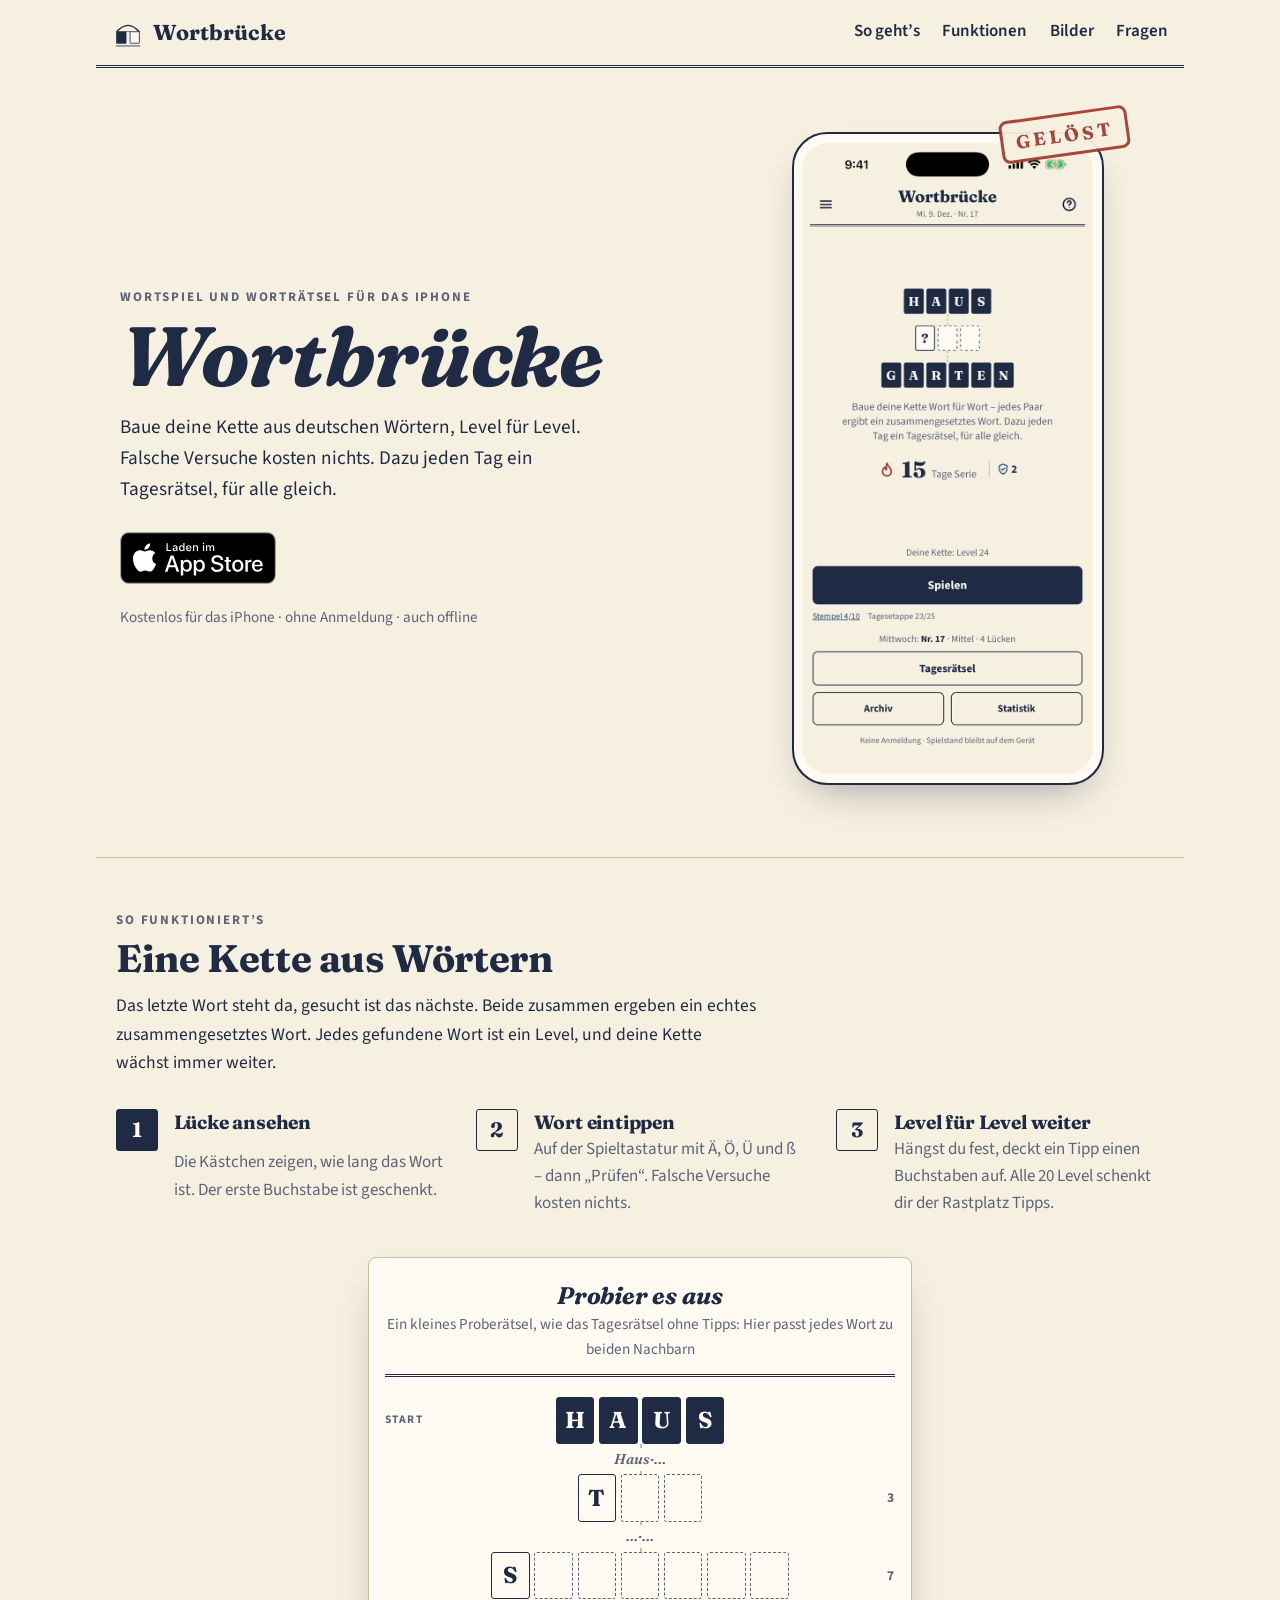
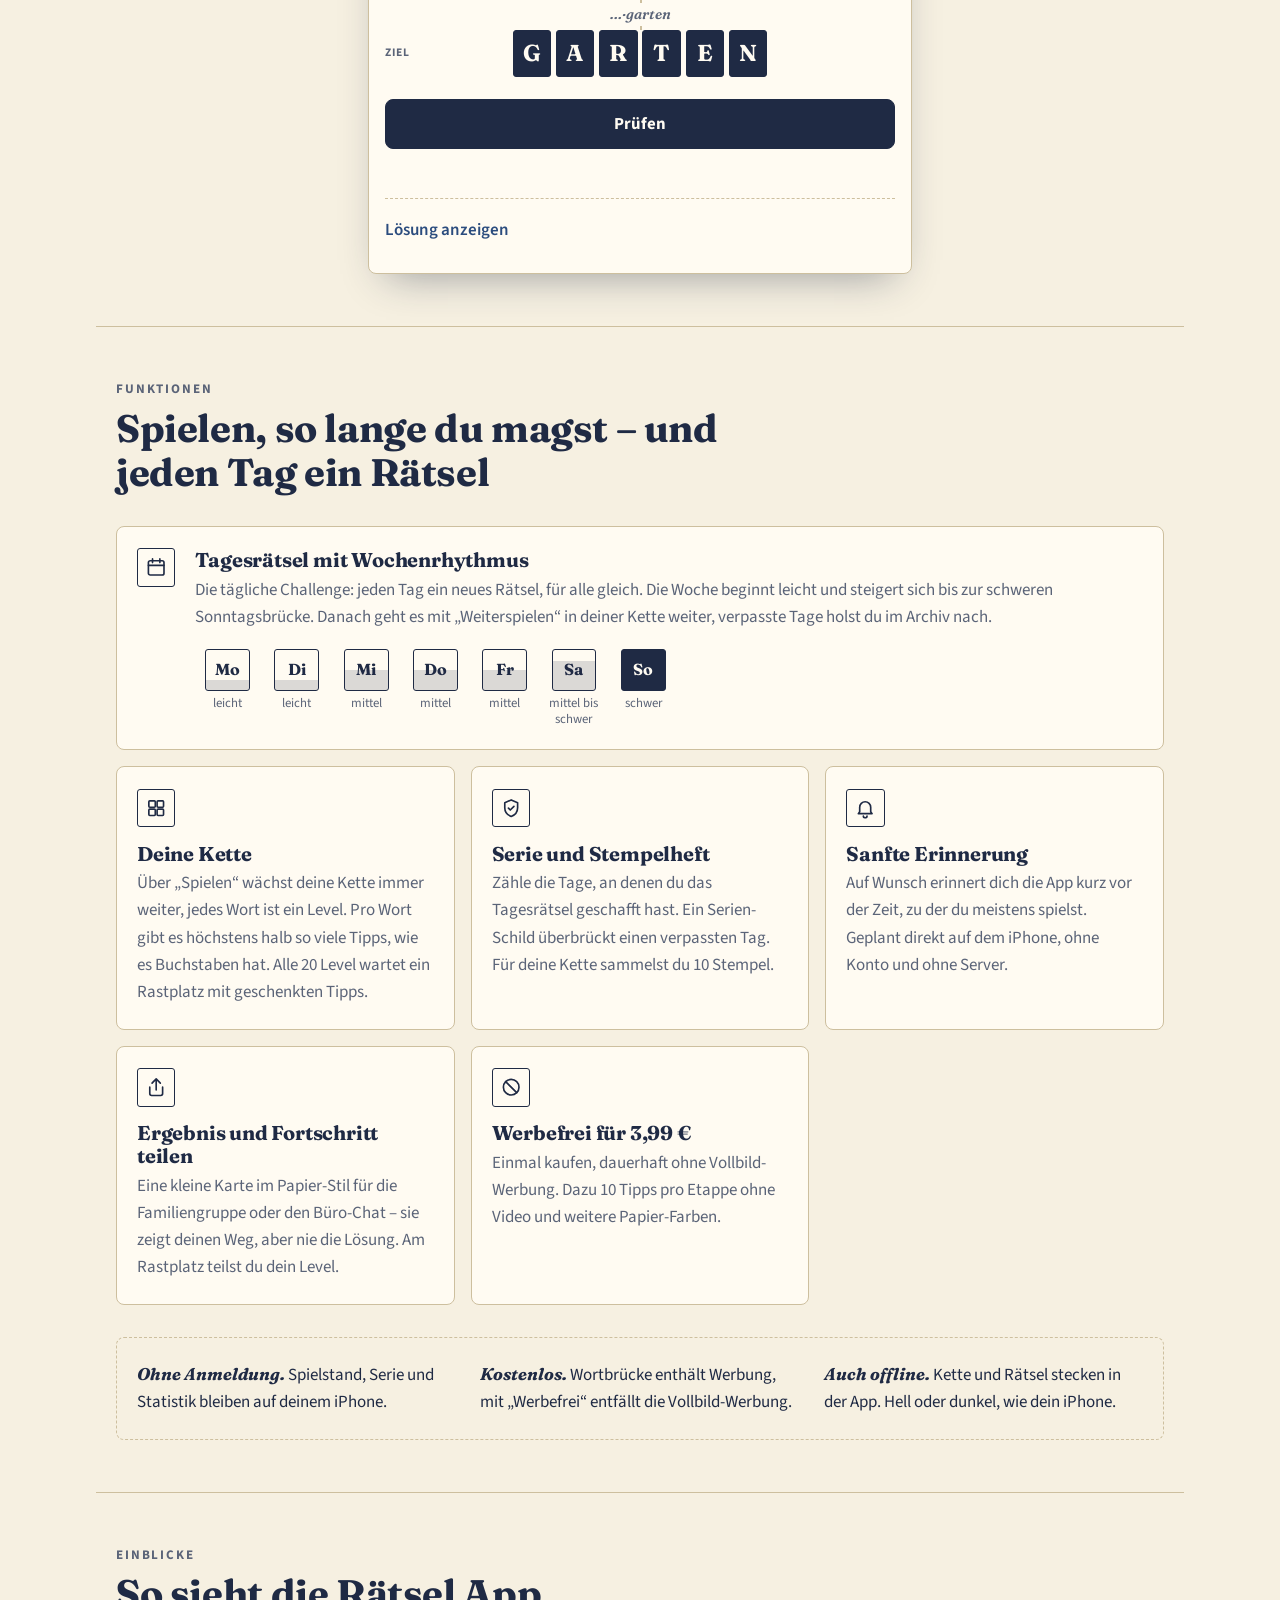
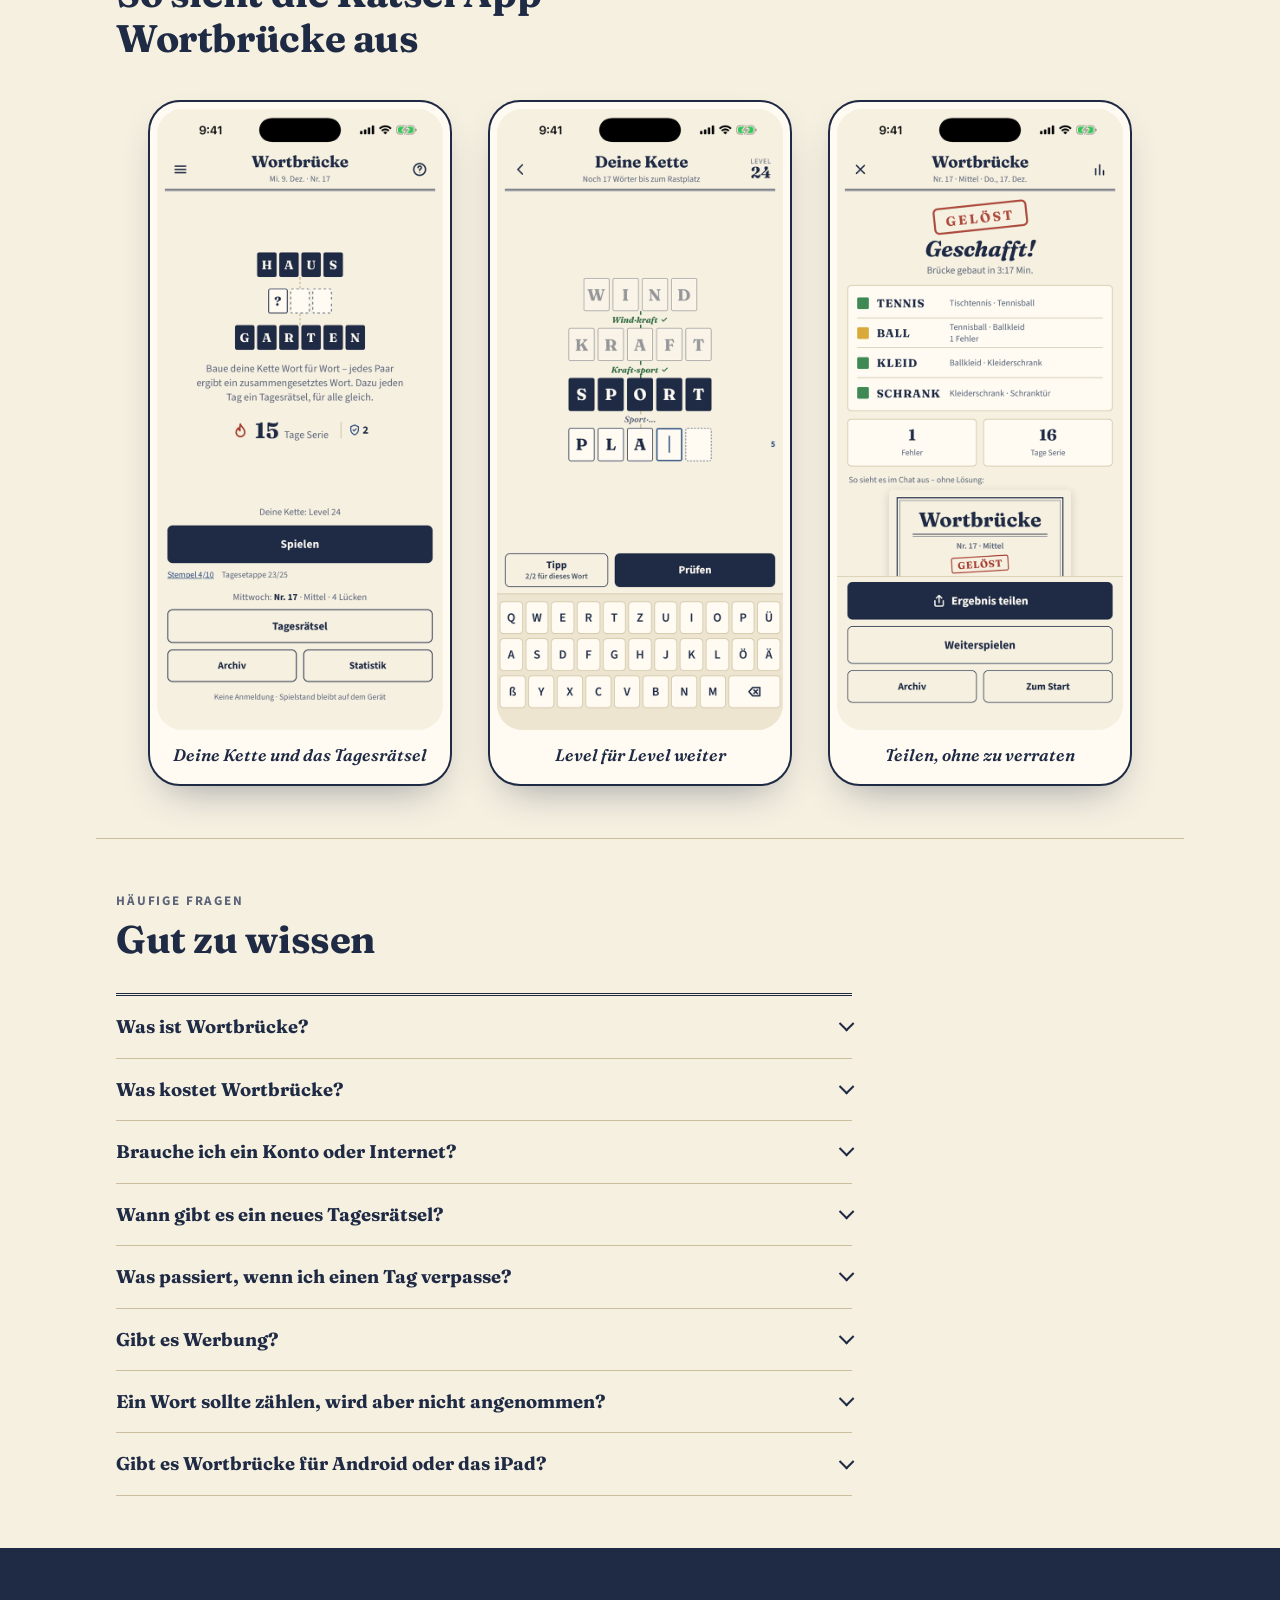
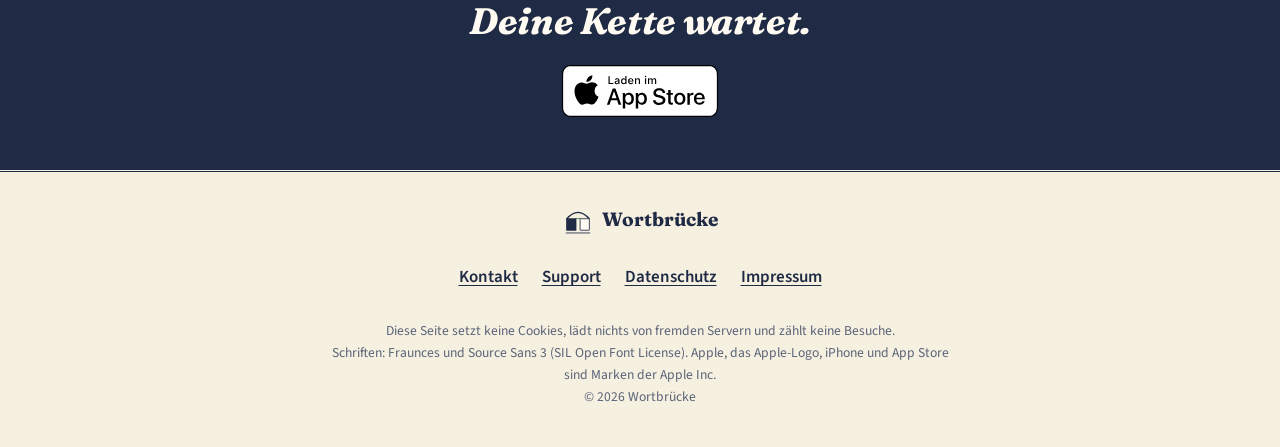
<file: index.html>
<!doctype html>
<html lang="de">
<head>
<meta charset="utf-8">
<meta name="viewport" content="width=device-width, initial-scale=1, viewport-fit=cover">
<meta http-equiv="Content-Security-Policy" content="default-src 'self'; img-src 'self' data:; style-src 'self'; script-src 'self'; font-src 'self'; connect-src 'none'; object-src 'none'; base-uri 'none'; form-action 'none'">
<meta name="referrer" content="no-referrer">
<meta name="color-scheme" content="light dark">
<meta name="theme-color" content="#F6F0E1" media="(prefers-color-scheme: light)">
<meta name="theme-color" content="#191B22" media="(prefers-color-scheme: dark)">
<title>Wortbrücke – Wortspiel &amp; Worträtsel App für das iPhone</title>
<meta name="description" content="Wortbrücke ist ein deutsches Wortspiel fürs iPhone: Wortketten bauen und täglich ein Worträtsel lösen. Kostenlose Rätsel App, ohne Anmeldung, auch offline.">
<link rel="canonical" href="https://wortbruecke.com/">

<!-- Open Graph (Vorschau beim Teilen in Messengern und sozialen Netzen) -->
<meta property="og:type" content="website">
<meta property="og:site_name" content="Wortbrücke">
<meta property="og:locale" content="de_DE">
<meta property="og:url" content="https://wortbruecke.com/">
<meta property="og:title" content="Wortbrücke – Wortspiel &amp; Worträtsel App für das iPhone">
<meta property="og:description" content="Baue deine Kette Wort für Wort: Jedes Wort ist ein Level, falsche Versuche kosten nichts. Dazu jeden Tag ein Tagesrätsel, für alle gleich.">
<meta property="og:image" content="https://wortbruecke.com/bilder/og-bild.png">
<meta property="og:image:width" content="1200">
<meta property="og:image:height" content="630">
<meta property="og:image:alt" content="Wortbrücke: Die Wortkette Haus, Tür, Schloss, Garten auf cremefarbenem Papier">
<meta name="twitter:card" content="summary_large_image">

<link rel="icon" href="/favicon.svg" type="image/svg+xml">
<link rel="apple-touch-icon" href="/bilder/apple-touch-icon.png">
<link rel="preload" href="/fonts/fraunces-latin-700-normal.woff2" as="font" type="font/woff2" crossorigin>
<link rel="preload" href="/fonts/source-sans-3-latin-400-normal.woff2" as="font" type="font/woff2" crossorigin>
<link rel="stylesheet" href="/style.css">
<script src="/script.js" defer></script>
<script type="application/ld+json">
{
  "@context": "https://schema.org",
  "@graph": [
    {
      "@type": "Organization",
      "@id": "https://wortbruecke.com/#organization",
      "name": "Wortbrücke",
      "url": "https://wortbruecke.com/",
      "logo": "https://wortbruecke.com/bilder/icon-512.png",
      "email": "kontakt@wortbruecke.com"
    },
    {
      "@type": "WebSite",
      "@id": "https://wortbruecke.com/#website",
      "url": "https://wortbruecke.com/",
      "name": "Wortbrücke",
      "inLanguage": "de-DE",
      "publisher": { "@id": "https://wortbruecke.com/#organization" }
    },
    {
      "@type": "MobileApplication",
      "@id": "https://wortbruecke.com/#app",
      "name": "Wortbrücke",
      "url": "https://wortbruecke.com/",
      "description": "Wortketten-Spiel für das iPhone: Baue deine Kette aus deutschen zusammengesetzten Wörtern, Level für Level, dazu jeden Tag ein Tagesrätsel. Ohne Anmeldung, auch offline.",
      "applicationCategory": "GameApplication",
      "applicationSubCategory": "Wortspiel",
      "operatingSystem": "iOS 15.0 oder neuer",
      "downloadUrl": "https://apps.apple.com/de/app/wortbr%C3%BCcke/id6829818242",
      "installUrl": "https://apps.apple.com/de/app/wortbr%C3%BCcke/id6829818242",
      "sameAs": "https://apps.apple.com/de/app/wortbr%C3%BCcke/id6829818242",
      "publisher": { "@id": "https://wortbruecke.com/#organization" },
      "inLanguage": "de",
      "image": "https://wortbruecke.com/bilder/icon-512.png",
      "screenshot": [
        "https://wortbruecke.com/screenshots/01-start.png",
        "https://wortbruecke.com/screenshots/02-spiel.png",
        "https://wortbruecke.com/screenshots/03-ergebnis.png"
      ],
      "offers": {
        "@type": "Offer",
        "price": "0",
        "priceCurrency": "EUR"
      }
    }
  ]
}
</script>
</head>
<body>
<a class="skip" href="#inhalt">Zum Inhalt springen</a>

<header class="kopf">
  <div class="kopf-innen">
    <a class="marke" href="/" aria-label="Wortbrücke – Startseite">
      <svg class="marke-bild" viewBox="0 0 1000 1000" aria-hidden="true" focusable="false"><use href="#symbol-marke"/></svg>
      <span>Wortbrücke</span>
    </a>
    <nav class="hauptnav" aria-label="Hauptnavigation">
      <a href="#so-gehts">So geht’s</a>
      <a href="#funktionen">Funktionen</a>
      <a href="#bilder">Bilder</a>
      <a href="#fragen">Fragen</a>
    </nav>
  </div>
</header>

<main id="inhalt">

<!-- ============ HERO ============ -->
<section class="hero" aria-labelledby="hero-titel">
  <div class="hero-text">
    <p class="dachzeile">Wortspiel und Worträtsel für das iPhone</p>
    <h1 id="hero-titel">Wortbrücke</h1>
    <p class="lead">Baue deine Kette aus deutschen Wörtern, Level für Level. Falsche Versuche kosten nichts. Dazu jeden Tag ein Tagesrätsel, für alle gleich.</p>

    <div class="laden">
      <a class="badge" href="https://apps.apple.com/de/app/wortbr%C3%BCcke/id6829818242" data-appstore aria-label="Laden im App Store">
        <picture><source srcset="bilder/app-store-badge-de-weiss.svg" media="(prefers-color-scheme: dark)"><img src="bilder/app-store-badge-de-schwarz.svg" alt="Laden im App Store" width="150" height="50"></picture>
      </a>
      <p class="laden-hinweis">Kostenlos für das iPhone · ohne Anmeldung · auch offline</p>
    </div>
  </div>

  <div class="hero-bild">
    <figure class="telefon" data-bild>
      <img src="/screenshots/01-start.png" width="660" height="1434" alt="Startbildschirm von Wortbrücke: oben HAUS, unten GARTEN, dazwischen leere Kästchen, darunter die Serie von 15 Tagen, der Stand Deine Kette: Level 24 und der Knopf Spielen." fetchpriority="high">
      <span class="bild-ersatz" aria-hidden="true">Bild folgt</span>
    </figure>
    <span class="stempel" aria-hidden="true">Gelöst</span>
  </div>
</section>

<!-- ============ SO GEHT'S ============ -->
<section class="abschnitt" id="so-gehts" aria-labelledby="so-titel">
  <div class="abschnitt-kopf">
    <p class="dachzeile">So funktioniert’s</p>
    <h2 id="so-titel">Eine Kette aus Wörtern</h2>
    <p>Das letzte Wort steht da, gesucht ist das nächste. Beide zusammen ergeben ein echtes zusammengesetztes Wort. Jedes gefundene Wort ist ein Level, und deine Kette wächst immer weiter.</p>
  </div>

  <ol class="schritte">
    <li><span class="nr" aria-hidden="true">1</span><h3>Lücke ansehen</h3><p>Die Kästchen zeigen, wie lang das Wort ist. Der erste Buchstabe ist geschenkt.</p></li>
    <li><span class="nr" aria-hidden="true">2</span><h3>Wort eintippen</h3><p>Auf der Spieltastatur mit Ä, Ö, Ü und ß – dann „Prüfen“. Falsche Versuche kosten nichts.</p></li>
    <li><span class="nr" aria-hidden="true">3</span><h3>Level für Level weiter</h3><p>Hängst du fest, deckt ein Tipp einen Buchstaben auf. Alle 20 Level schenkt dir der Rastplatz Tipps.</p></li>
  </ol>

  <div class="probe" id="probe" aria-labelledby="probe-titel">
    <div class="probe-kopf">
      <h3 id="probe-titel">Probier es aus</h3>
      <p class="probe-sub">Ein kleines Proberätsel, wie das Tagesrätsel ohne Tipps: Hier passt jedes Wort zu beiden Nachbarn</p>
    </div>

    <form class="kette" id="kette" novalidate autocomplete="off">
      <div class="reihe fest"><span class="etikett">Start</span>
        <span class="kacheln" aria-label="Startwort: HAUS"><span class="k">H</span><span class="k">A</span><span class="k">U</span><span class="k">S</span></span></div>
      <div class="verbindung" data-verb="0"><span>Haus·…</span></div>

      <div class="reihe offen" data-wort="0" data-loesung="TÜR" data-auch="TUER">
        <span class="kacheln" role="group" aria-label="Lücke 1: Wort mit 3 Buchstaben, beginnt mit T">
          <span class="k gegeben">T</span>
          <input class="k" maxlength="1" aria-label="Lücke 1, Buchstabe 2 von 3" inputmode="text" autocapitalize="characters" autocorrect="off" spellcheck="false">
          <input class="k" maxlength="1" aria-label="Lücke 1, Buchstabe 3 von 3" inputmode="text" autocapitalize="characters" autocorrect="off" spellcheck="false">
        </span><span class="anzahl" aria-hidden="true">3</span></div>
      <div class="verbindung" data-verb="1"><span>…·…</span></div>

      <div class="reihe offen" data-wort="1" data-loesung="SCHLOSS">
        <span class="kacheln" role="group" aria-label="Lücke 2: Wort mit 7 Buchstaben, beginnt mit S">
          <span class="k gegeben">S</span>
          <input class="k" maxlength="1" aria-label="Lücke 2, Buchstabe 2 von 7" inputmode="text" autocapitalize="characters" autocorrect="off" spellcheck="false">
          <input class="k" maxlength="1" aria-label="Lücke 2, Buchstabe 3 von 7" inputmode="text" autocapitalize="characters" autocorrect="off" spellcheck="false">
          <input class="k" maxlength="1" aria-label="Lücke 2, Buchstabe 4 von 7" inputmode="text" autocapitalize="characters" autocorrect="off" spellcheck="false">
          <input class="k" maxlength="1" aria-label="Lücke 2, Buchstabe 5 von 7" inputmode="text" autocapitalize="characters" autocorrect="off" spellcheck="false">
          <input class="k" maxlength="1" aria-label="Lücke 2, Buchstabe 6 von 7" inputmode="text" autocapitalize="characters" autocorrect="off" spellcheck="false">
          <input class="k" maxlength="1" aria-label="Lücke 2, Buchstabe 7 von 7" inputmode="text" autocapitalize="characters" autocorrect="off" spellcheck="false">
        </span><span class="anzahl" aria-hidden="true">7</span></div>
      <div class="verbindung" data-verb="2"><span>…·garten</span></div>

      <div class="reihe fest"><span class="etikett">Ziel</span>
        <span class="kacheln" aria-label="Zielwort: GARTEN"><span class="k">G</span><span class="k">A</span><span class="k">R</span><span class="k">T</span><span class="k">E</span><span class="k">N</span></span></div>

      <div class="probe-knoepfe">
        <button type="submit" class="knopf haupt">Prüfen</button>
      </div>
      <p class="meldung" id="probe-meldung" role="status" aria-live="polite"></p>
    </form>

    <details class="aufloesung">
      <summary>Lösung anzeigen</summary>
      <p><strong>HAUS – TÜR – SCHLOSS – GARTEN:</strong> Haus<span class="fuge">·</span>tür, Tür<span class="fuge">·</span>schloss, Schloss<span class="fuge">·</span>garten. In der App hat das Tagesrätsel mehr Lücken und keine Tipps, und am Sonntag wartet die schwere Sonntagsbrücke.</p>
    </details>
  </div>
</section>

<!-- ============ FUNKTIONEN ============ -->
<section class="abschnitt" id="funktionen" aria-labelledby="funk-titel">
  <div class="abschnitt-kopf">
    <p class="dachzeile">Funktionen</p>
    <h2 id="funk-titel">Spielen, so lange du magst – und jeden Tag ein Rätsel</h2>
  </div>

  <ul class="funktionen">
    <li class="funktion breit">
      <svg viewBox="0 0 24 24" aria-hidden="true" focusable="false"><rect x="3.5" y="5" width="17" height="15.5" rx="2"/><path d="M3.5 10h17M8 3v4M16 3v4"/></svg>
      <h3>Tagesrätsel mit Wochenrhythmus</h3>
      <p>Die tägliche Challenge: jeden Tag ein neues Rätsel, für alle gleich. Die Woche beginnt leicht und steigert sich bis zur schweren Sonntagsbrücke. Danach geht es mit „Weiterspielen“ in deiner Kette weiter, verpasste Tage holst du im Archiv nach.</p>
      <ol class="woche" aria-label="Schwierigkeit nach Wochentag">
        <li class="l1"><b>Mo</b><span>leicht</span></li>
        <li class="l1"><b>Di</b><span>leicht</span></li>
        <li class="l2"><b>Mi</b><span>mittel</span></li>
        <li class="l2"><b>Do</b><span>mittel</span></li>
        <li class="l2"><b>Fr</b><span>mittel</span></li>
        <li class="l3"><b>Sa</b><span>mittel bis schwer</span></li>
        <li class="l4"><b>So</b><span>schwer</span></li>
      </ol>
    </li>
    <li class="funktion">
      <svg viewBox="0 0 24 24" aria-hidden="true" focusable="false"><rect x="4" y="4" width="7" height="7" rx="1"/><rect x="13" y="4" width="7" height="7" rx="1"/><rect x="4" y="13" width="7" height="7" rx="1"/><rect x="13" y="13" width="7" height="7" rx="1"/></svg>
      <h3>Deine Kette</h3>
      <p>Über „Spielen“ wächst deine Kette immer weiter, jedes Wort ist ein Level. Pro Wort gibt es höchstens halb so viele Tipps, wie es Buchstaben hat. Alle 20 Level wartet ein Rastplatz mit geschenkten Tipps.</p>
    </li>
    <li class="funktion">
      <svg viewBox="0 0 24 24" aria-hidden="true" focusable="false"><path d="M12 3l7 3v5.5c0 4.5-3 8-7 9.5-4-1.5-7-5-7-9.5V6z"/><path d="M9 12l2 2 4-4"/></svg>
      <h3>Serie und Stempelheft</h3>
      <p>Zähle die Tage, an denen du das Tagesrätsel geschafft hast. Ein Serien-Schild überbrückt einen verpassten Tag. Für deine Kette sammelst du 10 Stempel.</p>
    </li>
    <li class="funktion">
      <svg viewBox="0 0 24 24" aria-hidden="true" focusable="false"><path d="M6 16V11a6 6 0 0 1 12 0v5l1.5 2h-15z"/><path d="M10 20.5a2 2 0 0 0 4 0"/></svg>
      <h3>Sanfte Erinnerung</h3>
      <p>Auf Wunsch erinnert dich die App kurz vor der Zeit, zu der du meistens spielst. Geplant direkt auf dem iPhone, ohne Konto und ohne Server.</p>
    </li>
    <li class="funktion">
      <svg viewBox="0 0 24 24" aria-hidden="true" focusable="false"><path d="M12 15V3M7.5 7.5L12 3l4.5 4.5M5 12v7a2 2 0 0 0 2 2h10a2 2 0 0 0 2-2v-7"/></svg>
      <h3>Ergebnis und Fortschritt teilen</h3>
      <p>Eine kleine Karte im Papier-Stil für die Familiengruppe oder den Büro-Chat – sie zeigt deinen Weg, aber nie die Lösung. Am Rastplatz teilst du dein Level.</p>
    </li>
    <li class="funktion">
      <svg viewBox="0 0 24 24" aria-hidden="true" focusable="false"><circle cx="12" cy="12" r="8.5"/><path d="M6 6l12 12"/></svg>
      <h3>Werbefrei für 3,99 €</h3>
      <p>Einmal kaufen, dauerhaft ohne Vollbild-Werbung. Dazu 10 Tipps pro Etappe ohne Video und weitere Papier-Farben.</p>
    </li>
  </ul>

  <div class="vertrauen">
    <p><strong>Ohne Anmeldung.</strong> Spielstand, Serie und Statistik bleiben auf deinem iPhone.</p>
    <p><strong>Kostenlos.</strong> Wortbrücke enthält Werbung, mit „Werbefrei“ entfällt die Vollbild-Werbung.</p>
    <p><strong>Auch offline.</strong> Kette und Rätsel stecken in der App. Hell oder dunkel, wie dein iPhone.</p>
  </div>
</section>

<!-- ============ BILDER ============ -->
<section class="abschnitt" id="bilder" aria-labelledby="bilder-titel">
  <div class="abschnitt-kopf">
    <p class="dachzeile">Einblicke</p>
    <h2 id="bilder-titel">So sieht die Rätsel App Wortbrücke aus</h2>
  </div>
  <div class="galerie">
    <figure class="telefon klein" data-bild>
      <img src="/screenshots/01-start.png" width="660" height="1434" loading="lazy" alt="Startbildschirm mit der Serie, dem Stand der Kette und den Knöpfen Spielen, Tagesrätsel, Archiv und Statistik.">
      <span class="bild-ersatz" aria-hidden="true">Bild folgt</span>
      <figcaption>Deine Kette und das Tagesrätsel</figcaption>
    </figure>
    <figure class="telefon klein" data-bild>
      <img src="/screenshots/02-spiel.png" width="660" height="1434" loading="lazy" alt="Deine Kette auf Level 24: WIND, KRAFT, SPORT und die Lücke PLA mit fünf Buchstaben; unten Tipp, Prüfen und die Spieltastatur mit Umlauten.">
      <span class="bild-ersatz" aria-hidden="true">Bild folgt</span>
      <figcaption>Level für Level weiter</figcaption>
    </figure>
    <figure class="telefon klein" data-bild>
      <img src="/screenshots/03-ergebnis.png" width="660" height="1434" loading="lazy" alt="Ergebnis des Tagesrätsels mit dem Stempel „Gelöst“, der Übersicht der gefundenen Wörter, einer Teilen-Karte ohne Lösung und dem Knopf Weiterspielen.">
      <span class="bild-ersatz" aria-hidden="true">Bild folgt</span>
      <figcaption>Teilen, ohne zu verraten</figcaption>
    </figure>
  </div>
</section>

<!-- ============ FAQ ============ -->
<section class="abschnitt" id="fragen" aria-labelledby="fragen-titel">
  <div class="abschnitt-kopf">
    <p class="dachzeile">Häufige Fragen</p>
    <h2 id="fragen-titel">Gut zu wissen</h2>
  </div>
  <div class="faq">
    <details>
      <summary>Was ist Wortbrücke?</summary>
      <p>Wortbrücke ist ein deutsches Wortspiel als Rätsel App für das iPhone. Du baust eine Kette aus zusammengesetzten Wörtern und löst jeden Tag ein Worträtsel, das für alle gleich ist. Mehr Antworten findest du auf der Seite <a href="/support.html">Hilfe und Support</a>.</p>
    </details>
    <details>
      <summary>Was kostet Wortbrücke?</summary>
      <p>Die App ist kostenlos und enthält Werbung. Mit dem einmaligen Kauf „Werbefrei“ für 3,99 € entfällt die Vollbild-Werbung, dazu gibt es 10 Tipps pro Etappe ohne Video und weitere Papier-Farben. Der Kauf gilt dauerhaft und lässt sich in den Einstellungen wiederherstellen.</p>
    </details>
    <details>
      <summary>Brauche ich ein Konto oder Internet?</summary>
      <p>Nein. Es gibt keine Anmeldung, und Kette und Rätsel stecken in der App. Spielstand, Serie und Statistik bleiben auf deinem iPhone.</p>
    </details>
    <details>
      <summary>Wann gibt es ein neues Tagesrätsel?</summary>
      <p>Jeden Tag um Mitternacht (deutsche Zeit). Montag und Dienstag sind leicht, die Wochenmitte mittel, am Sonntag kommt die schwere Sonntagsbrücke. Verpasste Tage kannst du im Archiv nachholen.</p>
    </details>
    <details>
      <summary>Was passiert, wenn ich einen Tag verpasse?</summary>
      <p>Hast du ein Serien-Schild, überbrückt es den verpassten Tag und deine Serie bleibt bestehen. Schilde sammelst du durch gelöste Tagesrätsel; bis zu zwei kannst du gleichzeitig haben.</p>
    </details>
    <details>
      <summary>Gibt es Werbung?</summary>
      <p>Ja, Wortbrücke ist kostenlos und enthält Werbung. Wer keine Vollbild-Werbung möchte, kauft einmalig „Werbefrei“.</p>
    </details>
    <details>
      <summary>Ein Wort sollte zählen, wird aber nicht angenommen?</summary>
      <p>Tippe direkt nach dem abgelehnten Wort auf den Melde-Knopf oder schreib an <a href="mailto:kontakt@wortbruecke.com">kontakt@wortbruecke.com</a>. Wir prüfen jeden Vorschlag.</p>
    </details>
    <details>
      <summary>Gibt es Wortbrücke für Android oder das iPad?</summary>
      <p>Zurzeit gibt es Wortbrücke nur für das iPhone.</p>
    </details>
  </div>
</section>

<!-- ============ ABSCHLUSS ============ -->
<section class="schluss" aria-labelledby="schluss-titel">
  <h2 id="schluss-titel">Deine Kette wartet.</h2>
  <a class="badge" href="https://apps.apple.com/de/app/wortbr%C3%BCcke/id6829818242" data-appstore aria-label="Laden im App Store">
        <picture><source srcset="bilder/app-store-badge-de-schwarz.svg" media="(prefers-color-scheme: dark)"><img src="bilder/app-store-badge-de-weiss.svg" alt="Laden im App Store" width="150" height="50"></picture>
      </a>
</section>

</main>

<footer class="fuss">
  <div class="fuss-innen">
    <div class="fuss-marke">
      <svg class="marke-bild" viewBox="0 0 1000 1000" aria-hidden="true" focusable="false"><use href="#symbol-marke"/></svg>
      <span>Wortbrücke</span>
    </div>
    <nav class="fuss-links" aria-label="Rechtliches und Kontakt">
      <a href="mailto:kontakt@wortbruecke.com">Kontakt</a>
      <a href="/support.html">Support</a>
      <a href="/datenschutz.html">Datenschutz</a>
      <a href="/impressum.html">Impressum</a>
    </nav>
    <p class="fuss-klein">Diese Seite setzt keine Cookies, lädt nichts von fremden Servern und zählt keine Besuche.<br>
    Schriften: Fraunces und Source Sans 3 (SIL Open Font License). Apple, das Apple-Logo, iPhone und App Store sind Marken der Apple Inc.<br>
    © 2026 Wortbrücke</p>
  </div>
</footer>

<!-- Wortbrücke-Zeichen (aus dem App-Symbol), einmal definiert, oben und unten verwendet -->
<svg class="svg-vorrat" width="0" height="0" aria-hidden="true" focusable="false">
  <symbol id="symbol-marke" viewBox="0 0 1000 1000">
    <path d="M150 462 Q500 60 850 462" fill="none" stroke="currentColor" stroke-width="44" stroke-linecap="round"/>
    <path d="M430 455 L580 455" fill="none" stroke="var(--gruen-linie)" stroke-width="24" stroke-dasharray="34 22" stroke-linecap="round"/>
    <rect x="130" y="445" width="320" height="390" rx="20" fill="currentColor"/>
    <rect x="565" y="460" width="290" height="360" rx="14" fill="var(--flaeche)" stroke="currentColor" stroke-width="26"/>
    <path d="M120 905 H880" stroke="currentColor" stroke-width="26"/>
  </symbol>
</svg>
</body>
</html>
</file>
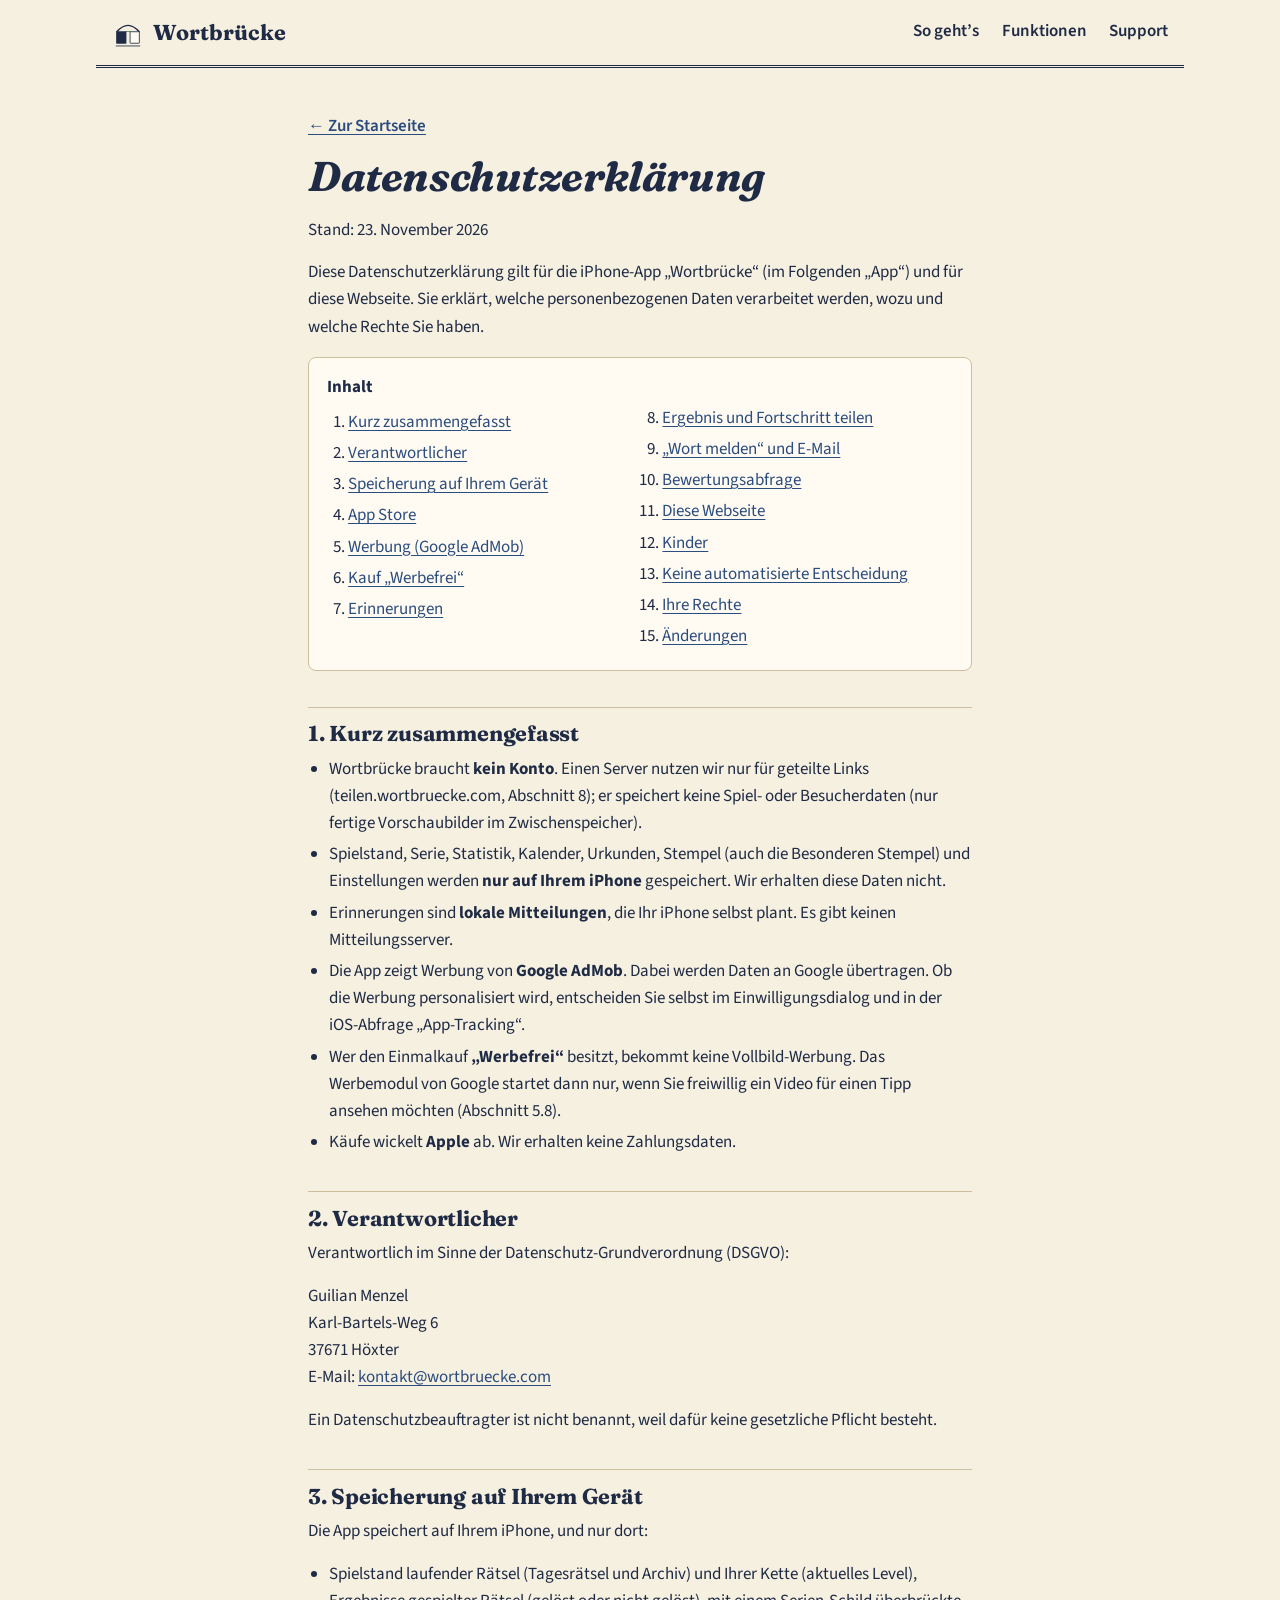
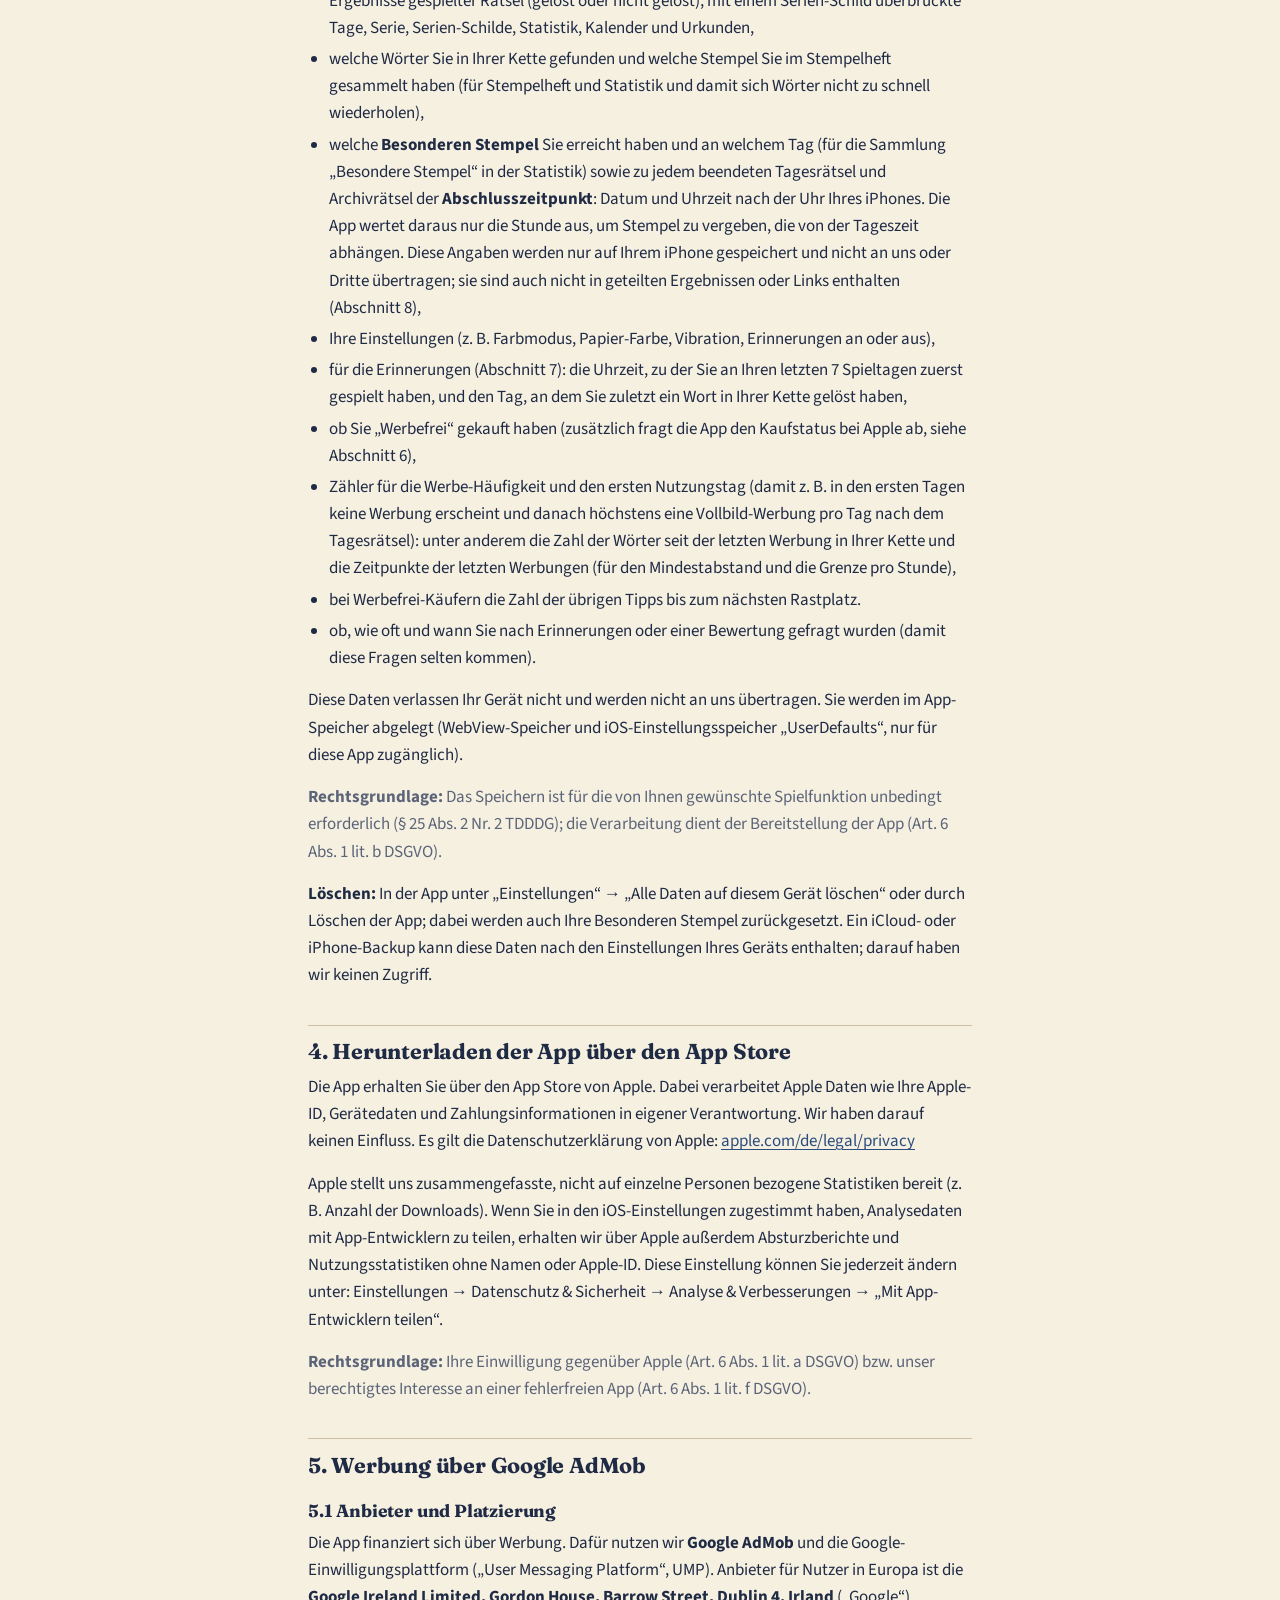
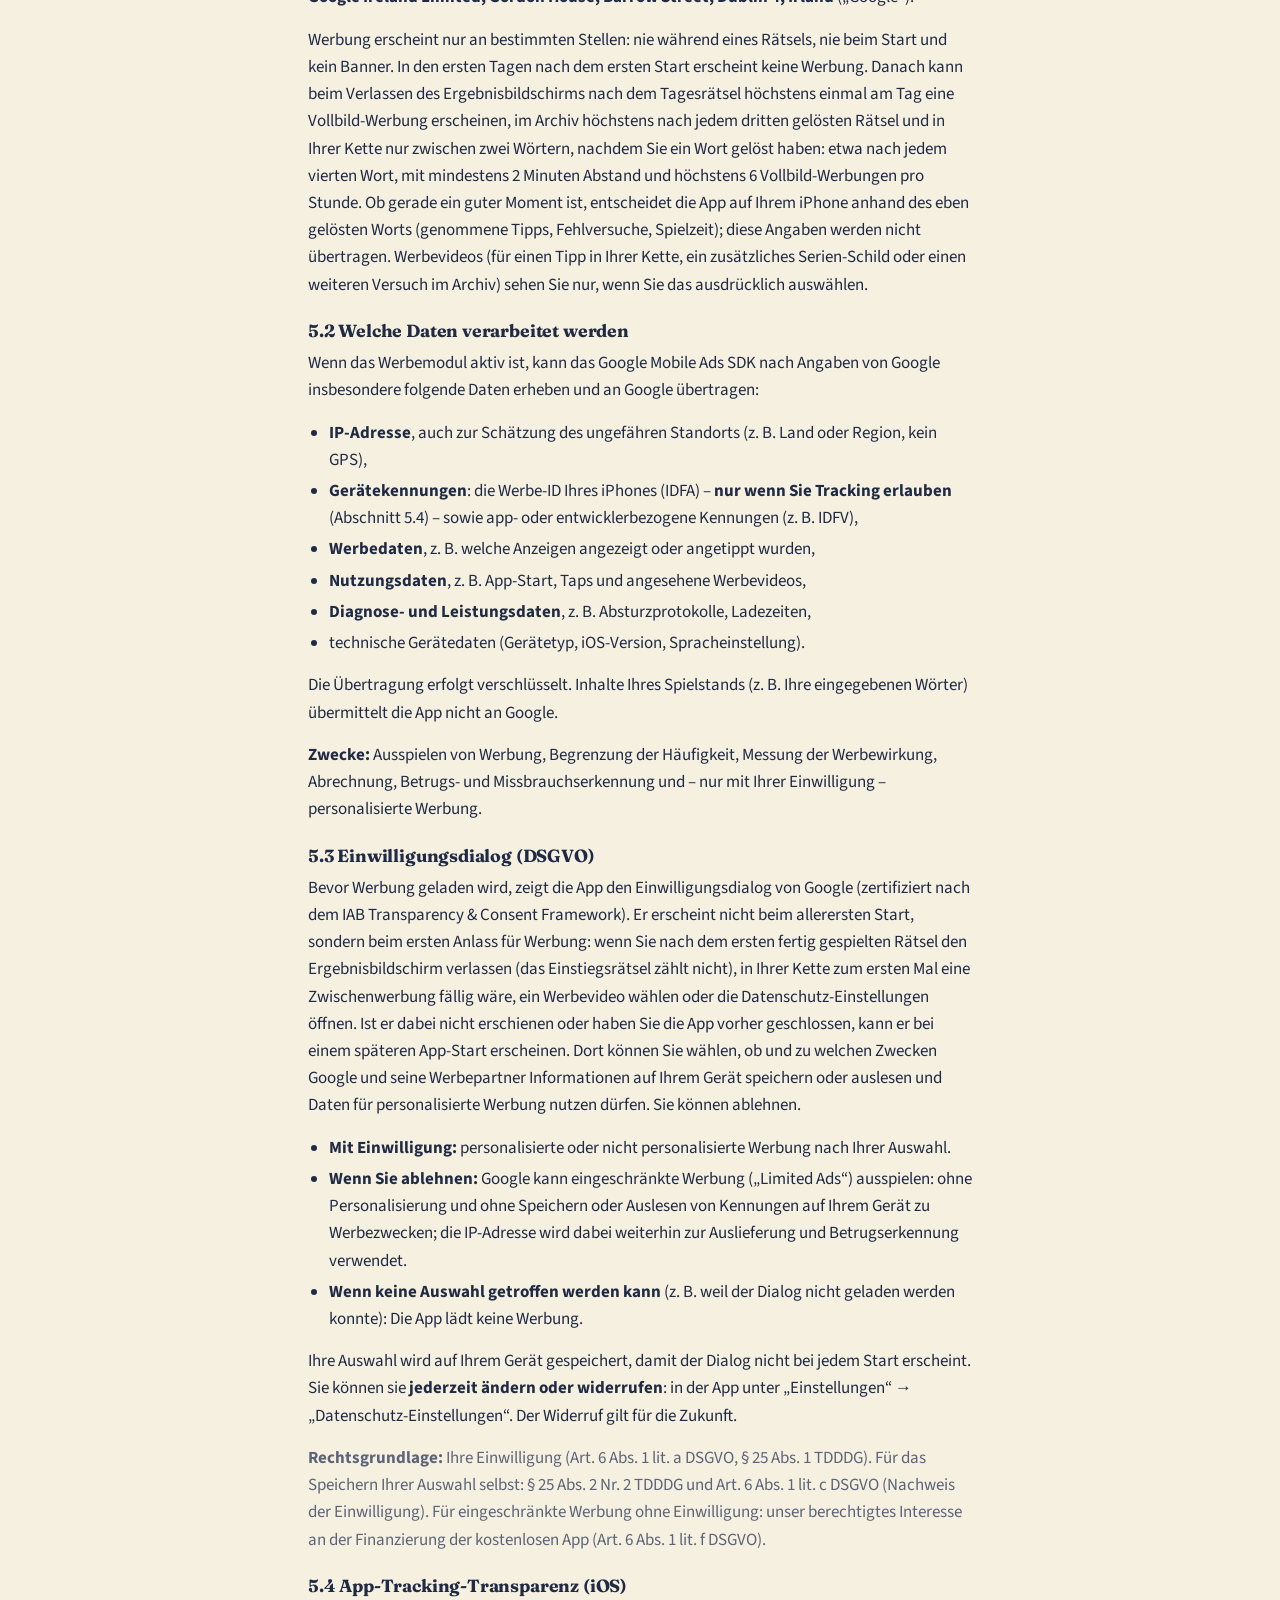
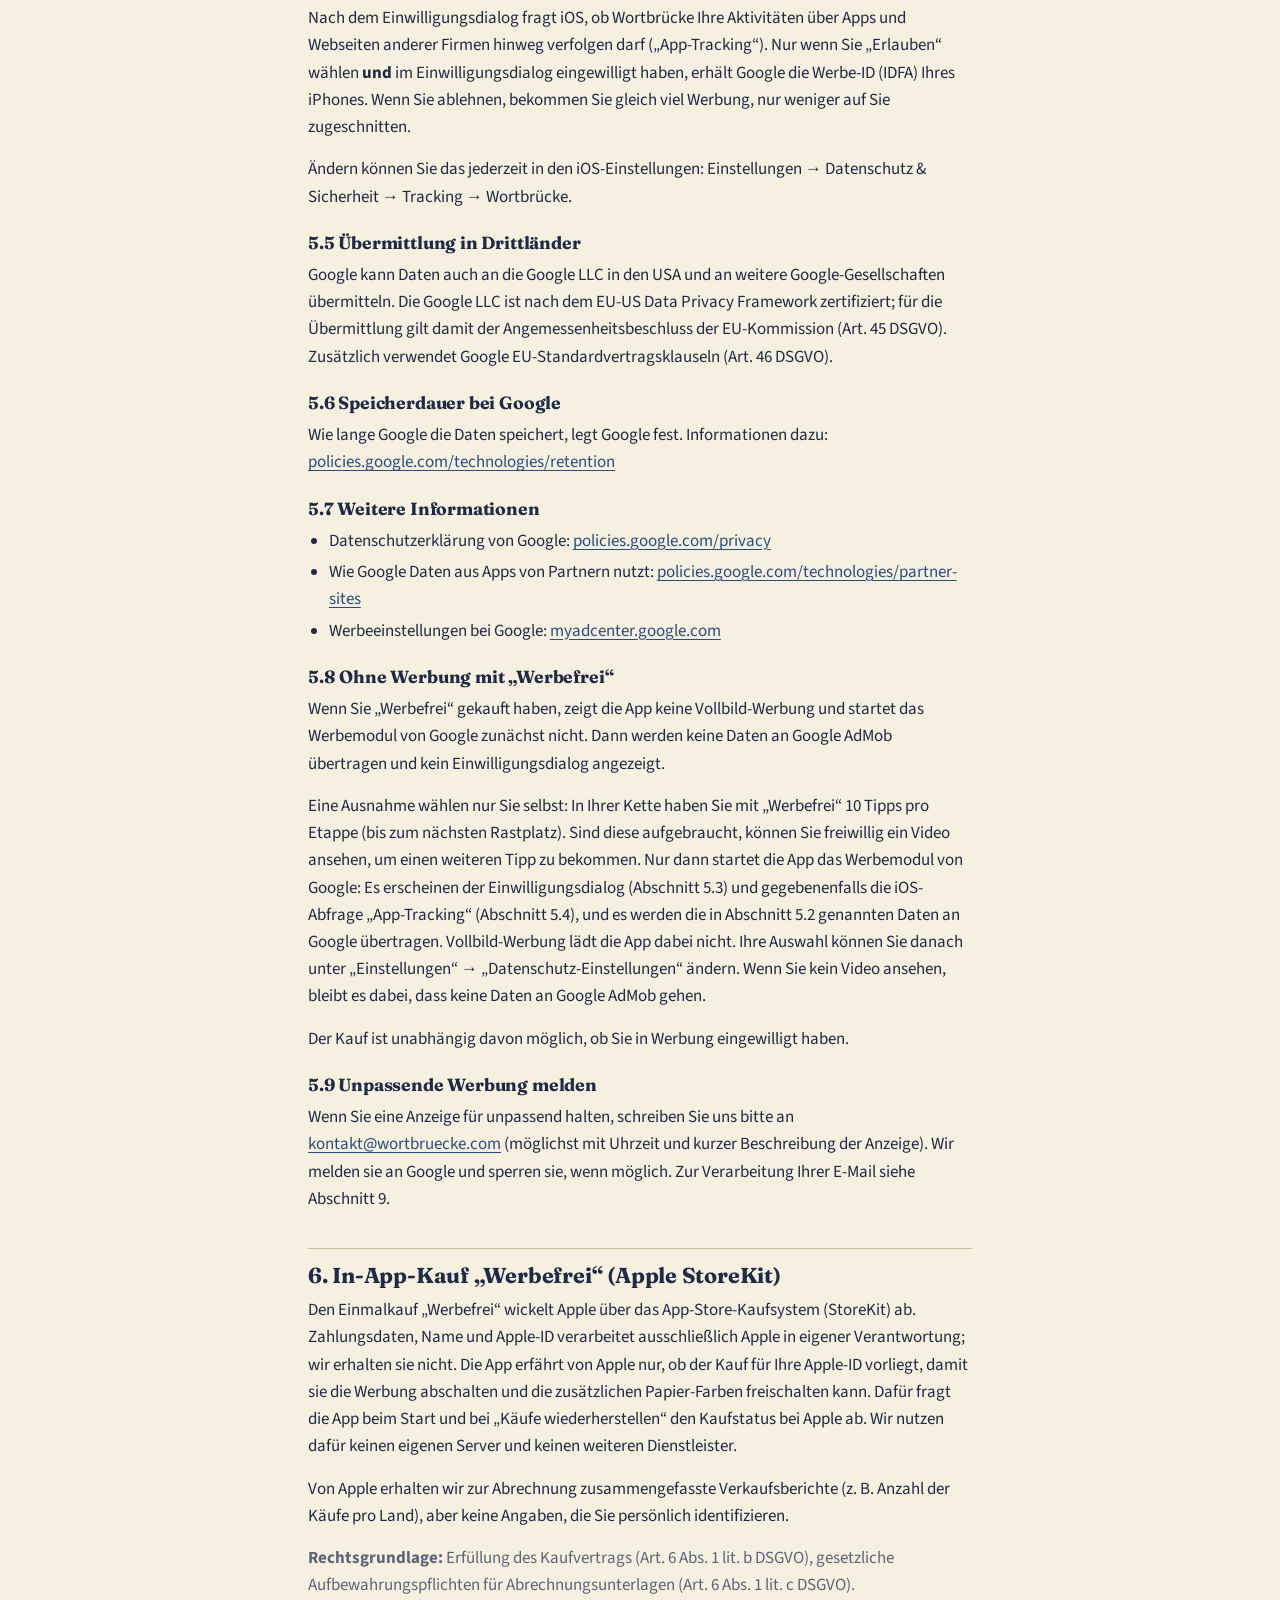
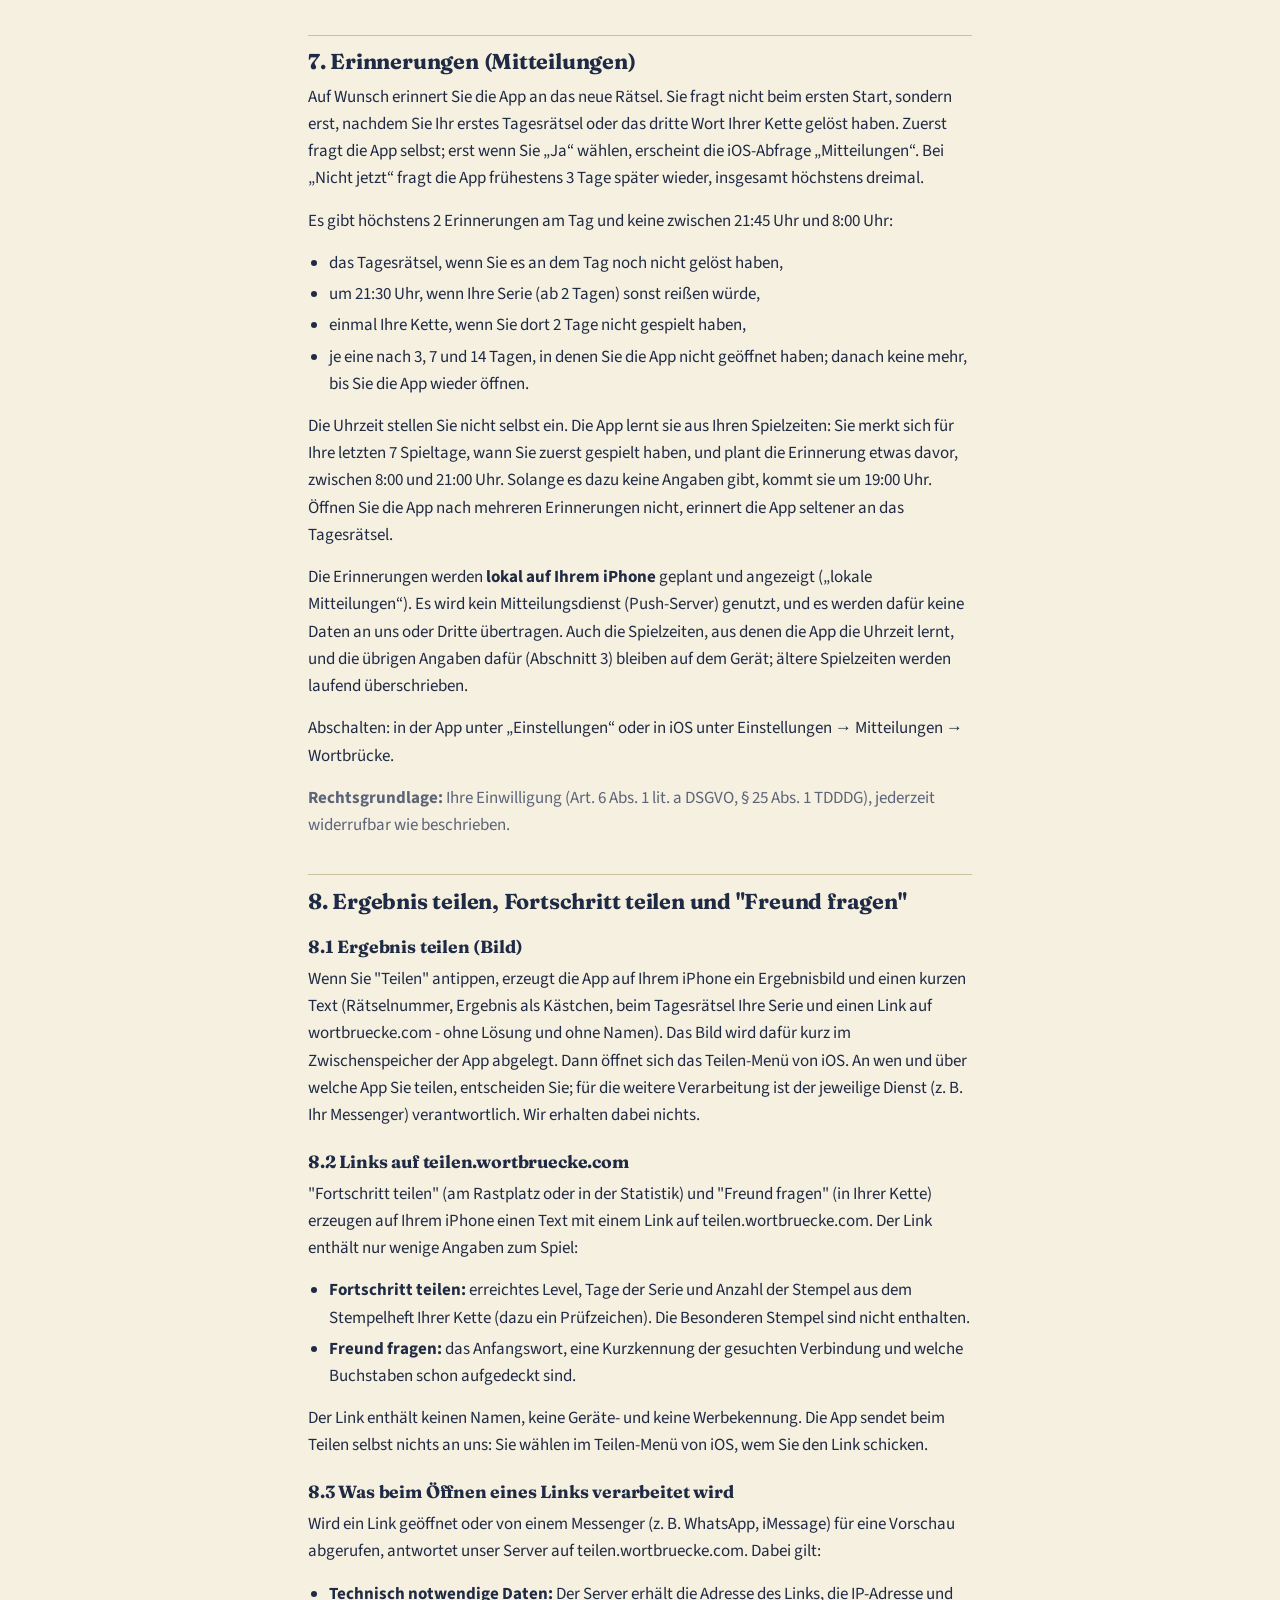
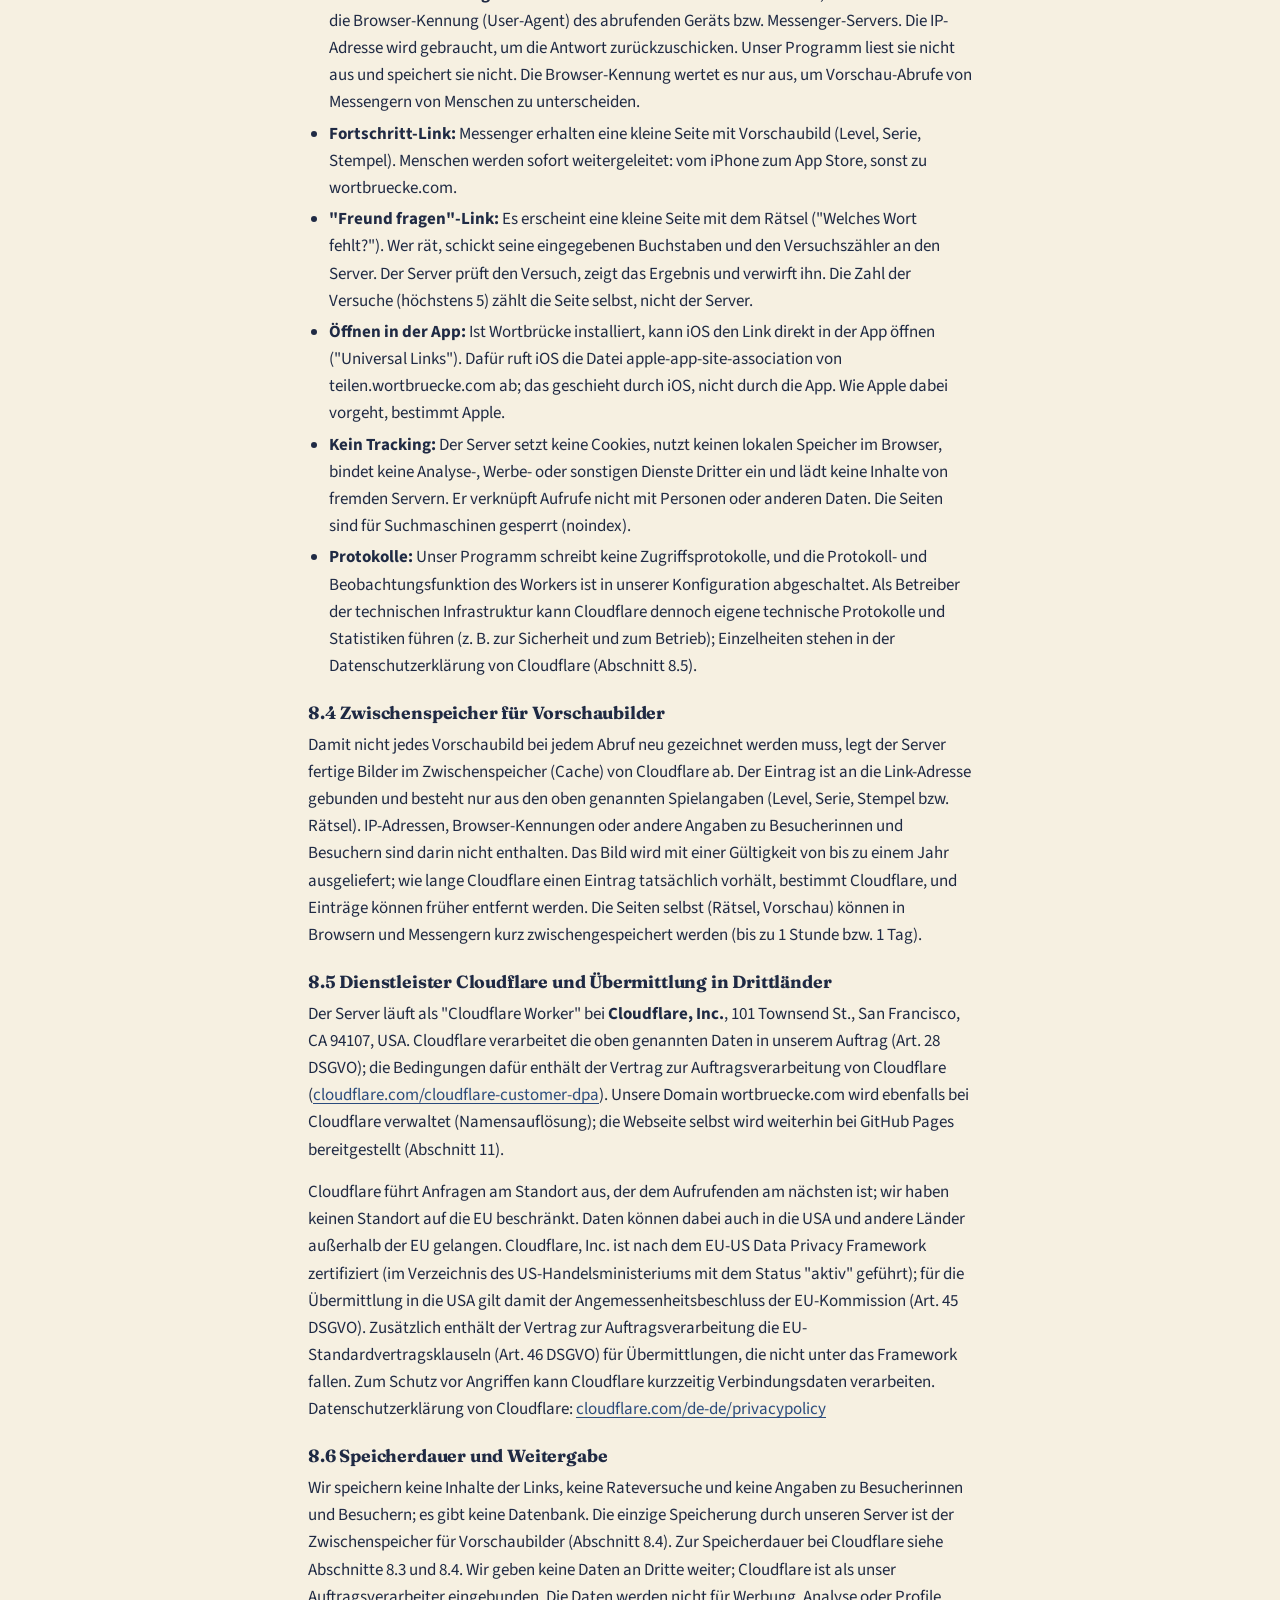
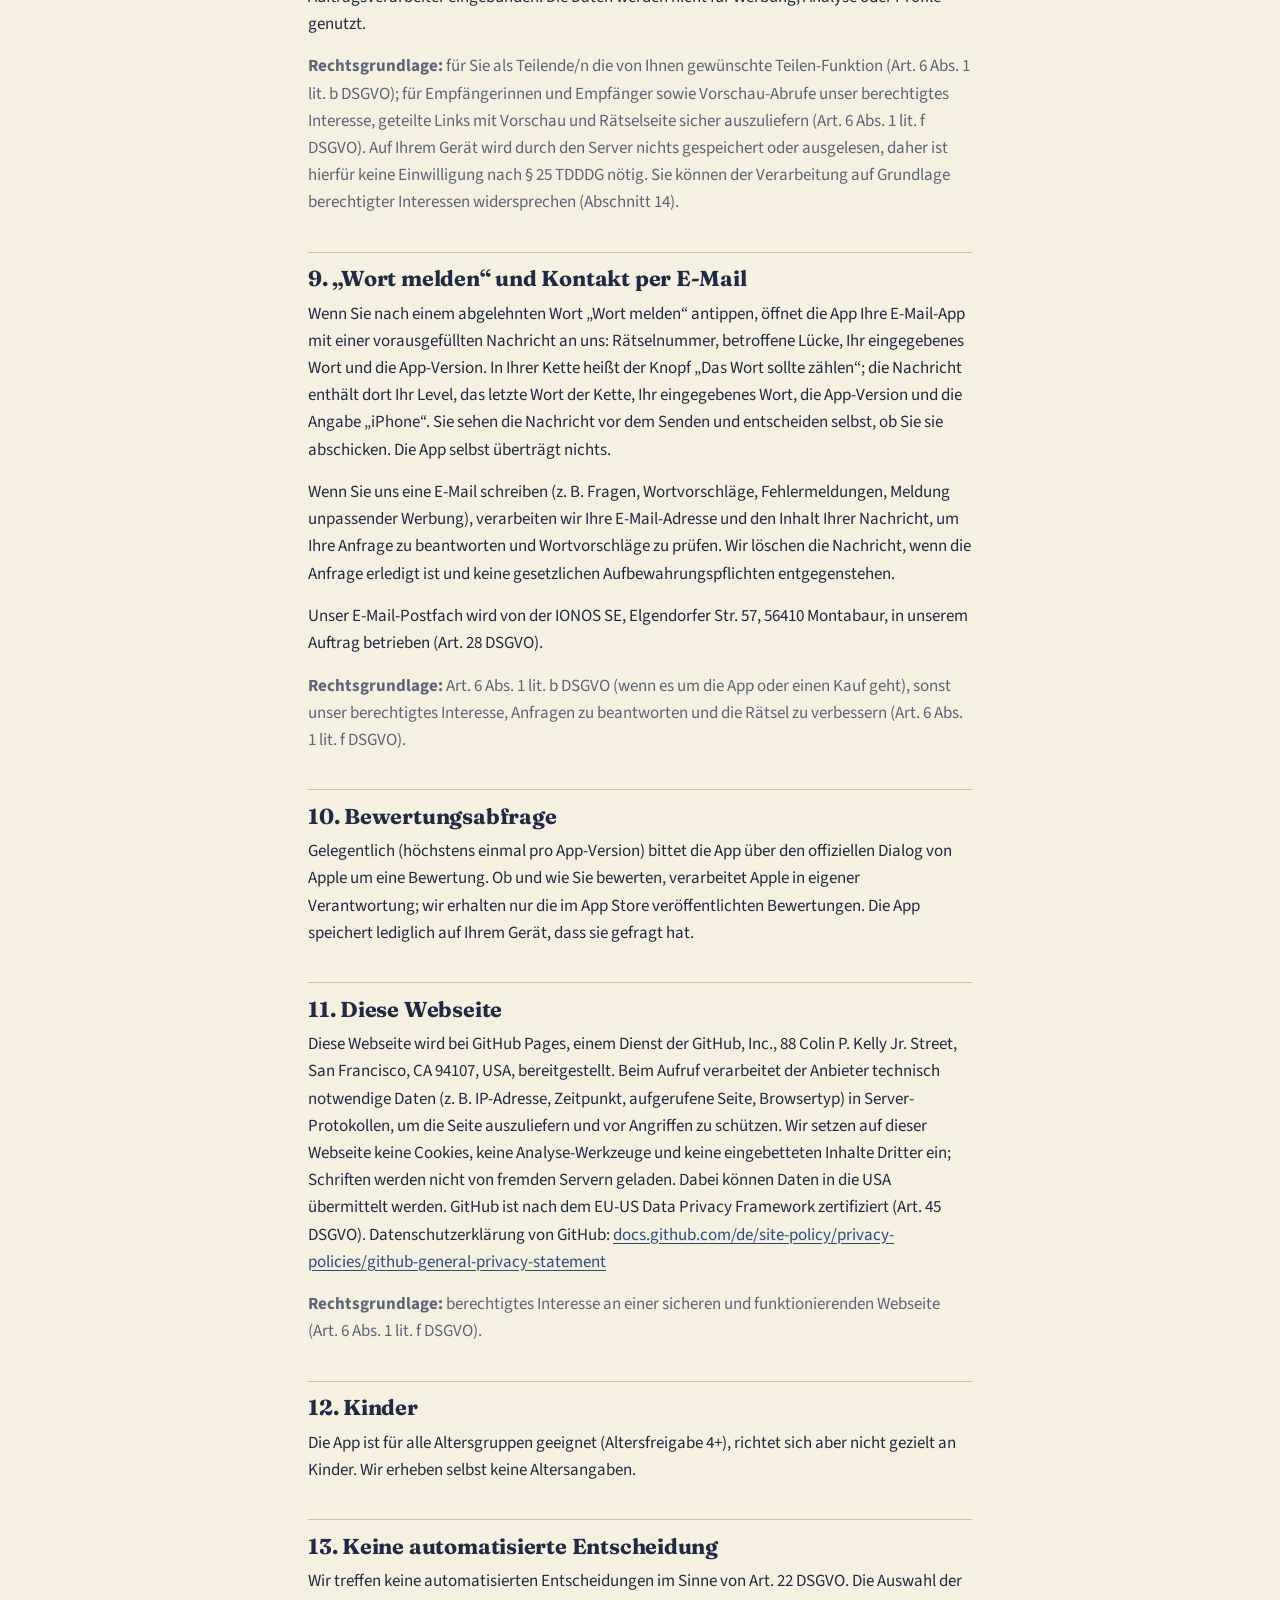
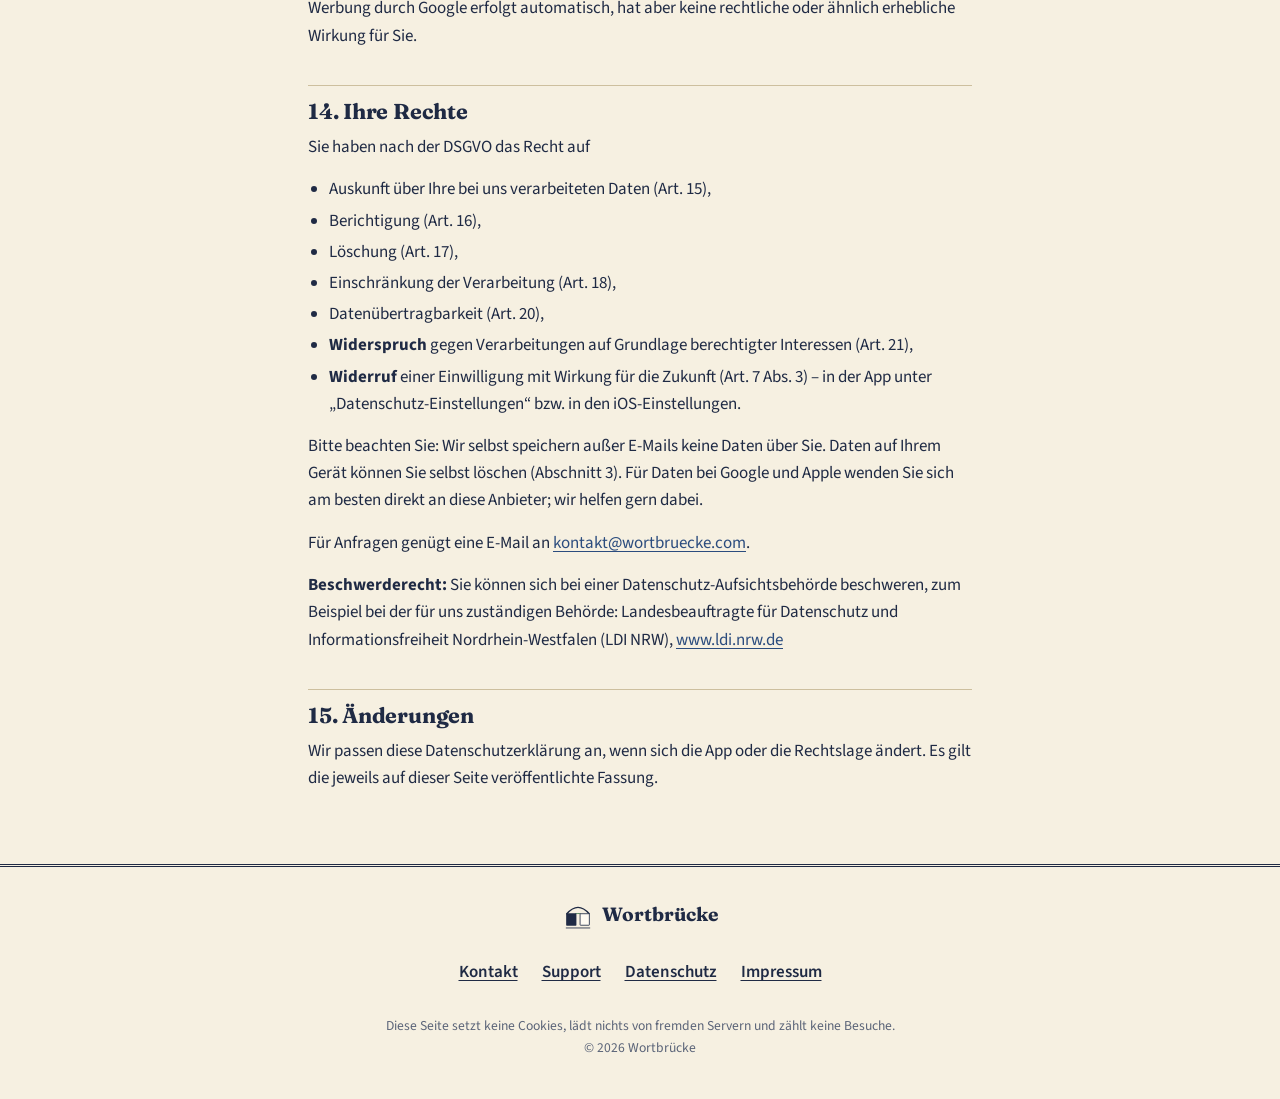
<file: datenschutz.html>
<!doctype html>
<html lang="de">
<head>
<meta charset="utf-8">
<meta name="viewport" content="width=device-width, initial-scale=1, viewport-fit=cover">
<meta http-equiv="Content-Security-Policy" content="default-src 'self'; img-src 'self' data:; style-src 'self'; script-src 'self'; font-src 'self'; connect-src 'none'; object-src 'none'; base-uri 'none'; form-action 'none'">
<meta name="referrer" content="no-referrer">
<meta name="color-scheme" content="light dark">
<meta name="theme-color" content="#F6F0E1" media="(prefers-color-scheme: light)">
<meta name="theme-color" content="#191B22" media="(prefers-color-scheme: dark)">
<title>Datenschutzerklärung – Wortbrücke</title>
<meta name="description" content="Datenschutzerklärung der iPhone-App Wortbrücke und dieser Webseite.">
<link rel="canonical" href="https://wortbruecke.com/datenschutz.html">
<link rel="icon" href="/favicon.svg" type="image/svg+xml">
<link rel="apple-touch-icon" href="/bilder/apple-touch-icon.png">
<link rel="preload" href="/fonts/fraunces-latin-700-normal.woff2" as="font" type="font/woff2" crossorigin>
<link rel="preload" href="/fonts/source-sans-3-latin-400-normal.woff2" as="font" type="font/woff2" crossorigin>
<link rel="stylesheet" href="/style.css">
</head>
<body>
<a class="skip" href="#inhalt">Zum Inhalt springen</a>

<header class="kopf">
  <div class="kopf-innen">
    <a class="marke" href="/" aria-label="Wortbrücke – Startseite">
      <svg class="marke-bild" viewBox="0 0 1000 1000" aria-hidden="true" focusable="false"><use href="#symbol-marke"/></svg>
      <span>Wortbrücke</span>
    </a>
    <nav class="hauptnav" aria-label="Hauptnavigation">
      <a href="/#so-gehts">So geht’s</a>
      <a href="/#funktionen">Funktionen</a>
      <a href="/support.html">Support</a>
    </nav>
  </div>
</header>

<main id="inhalt" class="seite">
  <a class="zurueck" href="/">&larr; Zur Startseite</a>

<h1>Datenschutzerklärung</h1>
<p>Stand: 23. November 2026</p>

<p>Diese Datenschutzerklärung gilt für die iPhone-App „Wortbrücke“ (im Folgenden „App“) und für diese Webseite. Sie erklärt, welche personenbezogenen Daten verarbeitet werden, wozu und welche Rechte Sie haben.</p>

<nav class="card toc" aria-label="Inhalt">
<strong>Inhalt</strong>
<ol>
  <li><a href="#kurz">Kurz zusammengefasst</a></li>
  <li><a href="#verantwortlicher">Verantwortlicher</a></li>
  <li><a href="#geraet">Speicherung auf Ihrem Gerät</a></li>
  <li><a href="#appstore">App Store</a></li>
  <li><a href="#werbung">Werbung (Google AdMob)</a></li>
  <li><a href="#kauf">Kauf „Werbefrei“</a></li>
  <li><a href="#erinnerung">Erinnerungen</a></li>
  <li><a href="#teilen">Ergebnis und Fortschritt teilen</a></li>
  <li><a href="#email">„Wort melden“ und E-Mail</a></li>
  <li><a href="#bewertung">Bewertungsabfrage</a></li>
  <li><a href="#webseite">Diese Webseite</a></li>
  <li><a href="#kinder">Kinder</a></li>
  <li><a href="#automatisiert">Keine automatisierte Entscheidung</a></li>
  <li><a href="#rechte">Ihre Rechte</a></li>
  <li><a href="#aenderungen">Änderungen</a></li>
</ol>
</nav>

<h2 id="kurz">1. Kurz zusammengefasst</h2>
<ul>
  <li>Wortbrücke braucht <strong>kein Konto</strong>. Einen Server nutzen wir nur für geteilte Links (teilen.wortbruecke.com, Abschnitt 8); er speichert keine Spiel- oder Besucherdaten (nur fertige Vorschaubilder im Zwischenspeicher).</li>
  <li>Spielstand, Serie, Statistik, Kalender, Urkunden, Stempel (auch die Besonderen Stempel) und Einstellungen werden <strong>nur auf Ihrem iPhone</strong> gespeichert. Wir erhalten diese Daten nicht.</li>
  <li>Erinnerungen sind <strong>lokale Mitteilungen</strong>, die Ihr iPhone selbst plant. Es gibt keinen Mitteilungsserver.</li>
  <li>Die App zeigt Werbung von <strong>Google AdMob</strong>. Dabei werden Daten an Google übertragen. Ob die Werbung personalisiert wird, entscheiden Sie selbst im Einwilligungsdialog und in der iOS-Abfrage „App-Tracking“.</li>
  <li>Wer den Einmalkauf <strong>„Werbefrei“</strong> besitzt, bekommt keine Vollbild-Werbung. Das Werbemodul von Google startet dann nur, wenn Sie freiwillig ein Video für einen Tipp ansehen möchten (Abschnitt 5.8).</li>
  <li>Käufe wickelt <strong>Apple</strong> ab. Wir erhalten keine Zahlungsdaten.</li>
</ul>

<h2 id="verantwortlicher">2. Verantwortlicher</h2>
<p>Verantwortlich im Sinne der Datenschutz-Grundverordnung (DSGVO):</p>
<p>
  Guilian Menzel<br>
  Karl-Bartels-Weg 6<br>
  37671 Höxter<br>
  E-Mail: <a href="mailto:kontakt@wortbruecke.com">kontakt@wortbruecke.com</a>
</p>
<p>Ein Datenschutzbeauftragter ist nicht benannt, weil dafür keine gesetzliche Pflicht besteht.</p>

<h2 id="geraet">3. Speicherung auf Ihrem Gerät</h2>
<p>Die App speichert auf Ihrem iPhone, und nur dort:</p>
<ul>
  <li>Spielstand laufender Rätsel (Tagesrätsel und Archiv) und Ihrer Kette (aktuelles Level), Ergebnisse gespielter Rätsel (gelöst oder nicht gelöst), mit einem Serien-Schild überbrückte Tage, Serie, Serien-Schilde, Statistik, Kalender und Urkunden,</li>
  <li>welche Wörter Sie in Ihrer Kette gefunden und welche Stempel Sie im Stempelheft gesammelt haben (für Stempelheft und Statistik und damit sich Wörter nicht zu schnell wiederholen),</li>
  <li>welche <strong>Besonderen Stempel</strong> Sie erreicht haben und an welchem Tag (für die Sammlung „Besondere Stempel“ in der Statistik) sowie zu jedem beendeten Tagesrätsel und Archivrätsel der <strong>Abschlusszeitpunkt</strong>: Datum und Uhrzeit nach der Uhr Ihres iPhones. Die App wertet daraus nur die Stunde aus, um Stempel zu vergeben, die von der Tageszeit abhängen. Diese Angaben werden nur auf Ihrem iPhone gespeichert und nicht an uns oder Dritte übertragen; sie sind auch nicht in geteilten Ergebnissen oder Links enthalten (Abschnitt 8),</li>
  <li>Ihre Einstellungen (z. B. Farbmodus, Papier-Farbe, Vibration, Erinnerungen an oder aus),</li>
  <li>für die Erinnerungen (Abschnitt 7): die Uhrzeit, zu der Sie an Ihren letzten 7 Spieltagen zuerst gespielt haben, und den Tag, an dem Sie zuletzt ein Wort in Ihrer Kette gelöst haben,</li>
  <li>ob Sie „Werbefrei“ gekauft haben (zusätzlich fragt die App den Kaufstatus bei Apple ab, siehe Abschnitt 6),</li>
  <li>Zähler für die Werbe-Häufigkeit und den ersten Nutzungstag (damit z. B. in den ersten Tagen keine Werbung erscheint und danach höchstens eine Vollbild-Werbung pro Tag nach dem Tagesrätsel): unter anderem die Zahl der Wörter seit der letzten Werbung in Ihrer Kette und die Zeitpunkte der letzten Werbungen (für den Mindestabstand und die Grenze pro Stunde),</li>
  <li>bei Werbefrei-Käufern die Zahl der übrigen Tipps bis zum nächsten Rastplatz.</li>
  <li>ob, wie oft und wann Sie nach Erinnerungen oder einer Bewertung gefragt wurden (damit diese Fragen selten kommen).</li>
</ul>
<p>Diese Daten verlassen Ihr Gerät nicht und werden nicht an uns übertragen. Sie werden im App-Speicher abgelegt (WebView-Speicher und iOS-Einstellungsspeicher „UserDefaults“, nur für diese App zugänglich).</p>
<p class="legal"><strong>Rechtsgrundlage:</strong> Das Speichern ist für die von Ihnen gewünschte Spielfunktion unbedingt erforderlich (§ 25 Abs. 2 Nr. 2 TDDDG); die Verarbeitung dient der Bereitstellung der App (Art. 6 Abs. 1 lit. b DSGVO).</p>
<p><strong>Löschen:</strong> In der App unter „Einstellungen“ → „Alle Daten auf diesem Gerät löschen“ oder durch Löschen der App; dabei werden auch Ihre Besonderen Stempel zurückgesetzt. Ein iCloud- oder iPhone-Backup kann diese Daten nach den Einstellungen Ihres Geräts enthalten; darauf haben wir keinen Zugriff.</p>

<h2 id="appstore">4. Herunterladen der App über den App Store</h2>
<p>Die App erhalten Sie über den App Store von Apple. Dabei verarbeitet Apple Daten wie Ihre Apple-ID, Gerätedaten und Zahlungsinformationen in eigener Verantwortung. Wir haben darauf keinen Einfluss. Es gilt die Datenschutzerklärung von Apple: <a href="https://www.apple.com/de/legal/privacy/">apple.com/de/legal/privacy</a></p>
<p>Apple stellt uns zusammengefasste, nicht auf einzelne Personen bezogene Statistiken bereit (z. B. Anzahl der Downloads). Wenn Sie in den iOS-Einstellungen zugestimmt haben, Analysedaten mit App-Entwicklern zu teilen, erhalten wir über Apple außerdem Absturzberichte und Nutzungsstatistiken ohne Namen oder Apple-ID. Diese Einstellung können Sie jederzeit ändern unter: Einstellungen → Datenschutz &amp; Sicherheit → Analyse &amp; Verbesserungen → „Mit App-Entwicklern teilen“.</p>
<p class="legal"><strong>Rechtsgrundlage:</strong> Ihre Einwilligung gegenüber Apple (Art. 6 Abs. 1 lit. a DSGVO) bzw. unser berechtigtes Interesse an einer fehlerfreien App (Art. 6 Abs. 1 lit. f DSGVO).</p>

<h2 id="werbung">5. Werbung über Google AdMob</h2>

<h3>5.1 Anbieter und Platzierung</h3>
<p>Die App finanziert sich über Werbung. Dafür nutzen wir <strong>Google AdMob</strong> und die Google-Einwilligungsplattform („User Messaging Platform“, UMP). Anbieter für Nutzer in Europa ist die <strong>Google Ireland Limited, Gordon House, Barrow Street, Dublin 4, Irland</strong> („Google“).</p>
<p>Werbung erscheint nur an bestimmten Stellen: nie während eines Rätsels, nie beim Start und kein Banner. In den ersten Tagen nach dem ersten Start erscheint keine Werbung. Danach kann beim Verlassen des Ergebnisbildschirms nach dem Tagesrätsel höchstens einmal am Tag eine Vollbild-Werbung erscheinen, im Archiv höchstens nach jedem dritten gelösten Rätsel und in Ihrer Kette nur zwischen zwei Wörtern, nachdem Sie ein Wort gelöst haben: etwa nach jedem vierten Wort, mit mindestens 2 Minuten Abstand und höchstens 6 Vollbild-Werbungen pro Stunde. Ob gerade ein guter Moment ist, entscheidet die App auf Ihrem iPhone anhand des eben gelösten Worts (genommene Tipps, Fehlversuche, Spielzeit); diese Angaben werden nicht übertragen. Werbevideos (für einen Tipp in Ihrer Kette, ein zusätzliches Serien-Schild oder einen weiteren Versuch im Archiv) sehen Sie nur, wenn Sie das ausdrücklich auswählen.</p>

<h3>5.2 Welche Daten verarbeitet werden</h3>
<p>Wenn das Werbemodul aktiv ist, kann das Google Mobile Ads SDK nach Angaben von Google insbesondere folgende Daten erheben und an Google übertragen:</p>
<ul>
  <li><strong>IP-Adresse</strong>, auch zur Schätzung des ungefähren Standorts (z. B. Land oder Region, kein GPS),</li>
  <li><strong>Gerätekennungen</strong>: die Werbe-ID Ihres iPhones (IDFA) – <strong>nur wenn Sie Tracking erlauben</strong> (Abschnitt 5.4) – sowie app- oder entwicklerbezogene Kennungen (z. B. IDFV),</li>
  <li><strong>Werbedaten</strong>, z. B. welche Anzeigen angezeigt oder angetippt wurden,</li>
  <li><strong>Nutzungsdaten</strong>, z. B. App-Start, Taps und angesehene Werbevideos,</li>
  <li><strong>Diagnose- und Leistungsdaten</strong>, z. B. Absturzprotokolle, Ladezeiten,</li>
  <li>technische Gerätedaten (Gerätetyp, iOS-Version, Spracheinstellung).</li>
</ul>
<p>Die Übertragung erfolgt verschlüsselt. Inhalte Ihres Spielstands (z. B. Ihre eingegebenen Wörter) übermittelt die App nicht an Google.</p>
<p><strong>Zwecke:</strong> Ausspielen von Werbung, Begrenzung der Häufigkeit, Messung der Werbewirkung, Abrechnung, Betrugs- und Missbrauchserkennung und – nur mit Ihrer Einwilligung – personalisierte Werbung.</p>

<h3>5.3 Einwilligungsdialog (DSGVO)</h3>
<p>Bevor Werbung geladen wird, zeigt die App den Einwilligungsdialog von Google (zertifiziert nach dem IAB Transparency &amp; Consent Framework). Er erscheint nicht beim allerersten Start, sondern beim ersten Anlass für Werbung: wenn Sie nach dem ersten fertig gespielten Rätsel den Ergebnisbildschirm verlassen (das Einstiegsrätsel zählt nicht), in Ihrer Kette zum ersten Mal eine Zwischenwerbung fällig wäre, ein Werbevideo wählen oder die Datenschutz-Einstellungen öffnen. Ist er dabei nicht erschienen oder haben Sie die App vorher geschlossen, kann er bei einem späteren App-Start erscheinen. Dort können Sie wählen, ob und zu welchen Zwecken Google und seine Werbepartner Informationen auf Ihrem Gerät speichern oder auslesen und Daten für personalisierte Werbung nutzen dürfen. Sie können ablehnen.</p>
<ul>
  <li><strong>Mit Einwilligung:</strong> personalisierte oder nicht personalisierte Werbung nach Ihrer Auswahl.</li>
  <li><strong>Wenn Sie ablehnen:</strong> Google kann eingeschränkte Werbung („Limited Ads“) ausspielen: ohne Personalisierung und ohne Speichern oder Auslesen von Kennungen auf Ihrem Gerät zu Werbezwecken; die IP-Adresse wird dabei weiterhin zur Auslieferung und Betrugserkennung verwendet.</li>
  <li><strong>Wenn keine Auswahl getroffen werden kann</strong> (z. B. weil der Dialog nicht geladen werden konnte): Die App lädt keine Werbung.</li>
</ul>
<p>Ihre Auswahl wird auf Ihrem Gerät gespeichert, damit der Dialog nicht bei jedem Start erscheint. Sie können sie <strong>jederzeit ändern oder widerrufen</strong>: in der App unter „Einstellungen“ → „Datenschutz-Einstellungen“. Der Widerruf gilt für die Zukunft.</p>
<p class="legal"><strong>Rechtsgrundlage:</strong> Ihre Einwilligung (Art. 6 Abs. 1 lit. a DSGVO, § 25 Abs. 1 TDDDG). Für das Speichern Ihrer Auswahl selbst: § 25 Abs. 2 Nr. 2 TDDDG und Art. 6 Abs. 1 lit. c DSGVO (Nachweis der Einwilligung). Für eingeschränkte Werbung ohne Einwilligung: unser berechtigtes Interesse an der Finanzierung der kostenlosen App (Art. 6 Abs. 1 lit. f DSGVO).</p>

<h3>5.4 App-Tracking-Transparenz (iOS)</h3>
<p>Nach dem Einwilligungsdialog fragt iOS, ob Wortbrücke Ihre Aktivitäten über Apps und Webseiten anderer Firmen hinweg verfolgen darf („App-Tracking“). Nur wenn Sie „Erlauben“ wählen <strong>und</strong> im Einwilligungsdialog eingewilligt haben, erhält Google die Werbe-ID (IDFA) Ihres iPhones. Wenn Sie ablehnen, bekommen Sie gleich viel Werbung, nur weniger auf Sie zugeschnitten.</p>
<p>Ändern können Sie das jederzeit in den iOS-Einstellungen: Einstellungen → Datenschutz &amp; Sicherheit → Tracking → Wortbrücke.</p>

<h3>5.5 Übermittlung in Drittländer</h3>
<p>Google kann Daten auch an die Google LLC in den USA und an weitere Google-Gesellschaften übermitteln. Die Google LLC ist nach dem EU-US Data Privacy Framework zertifiziert; für die Übermittlung gilt damit der Angemessenheitsbeschluss der EU-Kommission (Art. 45 DSGVO). Zusätzlich verwendet Google EU-Standardvertragsklauseln (Art. 46 DSGVO).</p>

<h3>5.6 Speicherdauer bei Google</h3>
<p>Wie lange Google die Daten speichert, legt Google fest. Informationen dazu: <a href="https://policies.google.com/technologies/retention?hl=de">policies.google.com/technologies/retention</a></p>

<h3>5.7 Weitere Informationen</h3>
<ul>
  <li>Datenschutzerklärung von Google: <a href="https://policies.google.com/privacy?hl=de">policies.google.com/privacy</a></li>
  <li>Wie Google Daten aus Apps von Partnern nutzt: <a href="https://policies.google.com/technologies/partner-sites?hl=de">policies.google.com/technologies/partner-sites</a></li>
  <li>Werbeeinstellungen bei Google: <a href="https://myadcenter.google.com">myadcenter.google.com</a></li>
</ul>

<h3>5.8 Ohne Werbung mit „Werbefrei“</h3>
<p>Wenn Sie „Werbefrei“ gekauft haben, zeigt die App keine Vollbild-Werbung und startet das Werbemodul von Google zunächst nicht. Dann werden keine Daten an Google AdMob übertragen und kein Einwilligungsdialog angezeigt.</p>
<p>Eine Ausnahme wählen nur Sie selbst: In Ihrer Kette haben Sie mit „Werbefrei“ 10 Tipps pro Etappe (bis zum nächsten Rastplatz). Sind diese aufgebraucht, können Sie freiwillig ein Video ansehen, um einen weiteren Tipp zu bekommen. Nur dann startet die App das Werbemodul von Google: Es erscheinen der Einwilligungsdialog (Abschnitt 5.3) und gegebenenfalls die iOS-Abfrage „App-Tracking“ (Abschnitt 5.4), und es werden die in Abschnitt 5.2 genannten Daten an Google übertragen. Vollbild-Werbung lädt die App dabei nicht. Ihre Auswahl können Sie danach unter „Einstellungen“ → „Datenschutz-Einstellungen“ ändern. Wenn Sie kein Video ansehen, bleibt es dabei, dass keine Daten an Google AdMob gehen.</p>
<p>Der Kauf ist unabhängig davon möglich, ob Sie in Werbung eingewilligt haben.</p>

<h3 id="werbung-melden">5.9 Unpassende Werbung melden</h3>
<p>Wenn Sie eine Anzeige für unpassend halten, schreiben Sie uns bitte an <a href="mailto:kontakt@wortbruecke.com">kontakt@wortbruecke.com</a> (möglichst mit Uhrzeit und kurzer Beschreibung der Anzeige). Wir melden sie an Google und sperren sie, wenn möglich. Zur Verarbeitung Ihrer E-Mail siehe Abschnitt 9.</p>

<h2 id="kauf">6. In-App-Kauf „Werbefrei“ (Apple StoreKit)</h2>
<p>Den Einmalkauf „Werbefrei“ wickelt Apple über das App-Store-Kaufsystem (StoreKit) ab. Zahlungsdaten, Name und Apple-ID verarbeitet ausschließlich Apple in eigener Verantwortung; wir erhalten sie nicht. Die App erfährt von Apple nur, ob der Kauf für Ihre Apple-ID vorliegt, damit sie die Werbung abschalten und die zusätzlichen Papier-Farben freischalten kann. Dafür fragt die App beim Start und bei „Käufe wiederherstellen“ den Kaufstatus bei Apple ab. Wir nutzen dafür keinen eigenen Server und keinen weiteren Dienstleister.</p>
<p>Von Apple erhalten wir zur Abrechnung zusammengefasste Verkaufsberichte (z. B. Anzahl der Käufe pro Land), aber keine Angaben, die Sie persönlich identifizieren.</p>
<p class="legal"><strong>Rechtsgrundlage:</strong> Erfüllung des Kaufvertrags (Art. 6 Abs. 1 lit. b DSGVO), gesetzliche Aufbewahrungspflichten für Abrechnungsunterlagen (Art. 6 Abs. 1 lit. c DSGVO).</p>

<h2 id="erinnerung">7. Erinnerungen (Mitteilungen)</h2>
<p>Auf Wunsch erinnert Sie die App an das neue Rätsel. Sie fragt nicht beim ersten Start, sondern erst, nachdem Sie Ihr erstes Tagesrätsel oder das dritte Wort Ihrer Kette gelöst haben. Zuerst fragt die App selbst; erst wenn Sie „Ja“ wählen, erscheint die iOS-Abfrage „Mitteilungen“. Bei „Nicht jetzt“ fragt die App frühestens 3 Tage später wieder, insgesamt höchstens dreimal.</p>
<p>Es gibt höchstens 2 Erinnerungen am Tag und keine zwischen 21:45 Uhr und 8:00 Uhr:</p>
<ul>
  <li>das Tagesrätsel, wenn Sie es an dem Tag noch nicht gelöst haben,</li>
  <li>um 21:30 Uhr, wenn Ihre Serie (ab 2 Tagen) sonst reißen würde,</li>
  <li>einmal Ihre Kette, wenn Sie dort 2 Tage nicht gespielt haben,</li>
  <li>je eine nach 3, 7 und 14 Tagen, in denen Sie die App nicht geöffnet haben; danach keine mehr, bis Sie die App wieder öffnen.</li>
</ul>
<p>Die Uhrzeit stellen Sie nicht selbst ein. Die App lernt sie aus Ihren Spielzeiten: Sie merkt sich für Ihre letzten 7 Spieltage, wann Sie zuerst gespielt haben, und plant die Erinnerung etwas davor, zwischen 8:00 und 21:00 Uhr. Solange es dazu keine Angaben gibt, kommt sie um 19:00 Uhr. Öffnen Sie die App nach mehreren Erinnerungen nicht, erinnert die App seltener an das Tagesrätsel.</p>
<p>Die Erinnerungen werden <strong>lokal auf Ihrem iPhone</strong> geplant und angezeigt („lokale Mitteilungen“). Es wird kein Mitteilungsdienst (Push-Server) genutzt, und es werden dafür keine Daten an uns oder Dritte übertragen. Auch die Spielzeiten, aus denen die App die Uhrzeit lernt, und die übrigen Angaben dafür (Abschnitt 3) bleiben auf dem Gerät; ältere Spielzeiten werden laufend überschrieben.</p>
<p>Abschalten: in der App unter „Einstellungen“ oder in iOS unter Einstellungen → Mitteilungen → Wortbrücke.</p>
<p class="legal"><strong>Rechtsgrundlage:</strong> Ihre Einwilligung (Art. 6 Abs. 1 lit. a DSGVO, § 25 Abs. 1 TDDDG), jederzeit widerrufbar wie beschrieben.</p>

<h2 id="teilen">8. Ergebnis teilen, Fortschritt teilen und "Freund fragen"</h2>

<h3>8.1 Ergebnis teilen (Bild)</h3>
<p>Wenn Sie "Teilen" antippen, erzeugt die App auf Ihrem iPhone ein Ergebnisbild und einen kurzen Text (Rätselnummer, Ergebnis als Kästchen, beim Tagesrätsel Ihre Serie und einen Link auf wortbruecke.com - ohne Lösung und ohne Namen). Das Bild wird dafür kurz im Zwischenspeicher der App abgelegt. Dann öffnet sich das Teilen-Menü von iOS. An wen und über welche App Sie teilen, entscheiden Sie; für die weitere Verarbeitung ist der jeweilige Dienst (z. B. Ihr Messenger) verantwortlich. Wir erhalten dabei nichts.</p>

<h3>8.2 Links auf teilen.wortbruecke.com</h3>
<p>"Fortschritt teilen" (am Rastplatz oder in der Statistik) und "Freund fragen" (in Ihrer Kette) erzeugen auf Ihrem iPhone einen Text mit einem Link auf teilen.wortbruecke.com. Der Link enthält nur wenige Angaben zum Spiel:</p>
<ul>
  <li><strong>Fortschritt teilen:</strong> erreichtes Level, Tage der Serie und Anzahl der Stempel aus dem Stempelheft Ihrer Kette (dazu ein Prüfzeichen). Die Besonderen Stempel sind nicht enthalten.</li>
  <li><strong>Freund fragen:</strong> das Anfangswort, eine Kurzkennung der gesuchten Verbindung und welche Buchstaben schon aufgedeckt sind.</li>
</ul>
<p>Der Link enthält keinen Namen, keine Geräte- und keine Werbekennung. Die App sendet beim Teilen selbst nichts an uns: Sie wählen im Teilen-Menü von iOS, wem Sie den Link schicken.</p>

<h3>8.3 Was beim Öffnen eines Links verarbeitet wird</h3>
<p>Wird ein Link geöffnet oder von einem Messenger (z. B. WhatsApp, iMessage) für eine Vorschau abgerufen, antwortet unser Server auf teilen.wortbruecke.com. Dabei gilt:</p>
<ul>
  <li><strong>Technisch notwendige Daten:</strong> Der Server erhält die Adresse des Links, die IP-Adresse und die Browser-Kennung (User-Agent) des abrufenden Geräts bzw. Messenger-Servers. Die IP-Adresse wird gebraucht, um die Antwort zurückzuschicken. Unser Programm liest sie nicht aus und speichert sie nicht. Die Browser-Kennung wertet es nur aus, um Vorschau-Abrufe von Messengern von Menschen zu unterscheiden.</li>
  <li><strong>Fortschritt-Link:</strong> Messenger erhalten eine kleine Seite mit Vorschaubild (Level, Serie, Stempel). Menschen werden sofort weitergeleitet: vom iPhone zum App Store, sonst zu wortbruecke.com.</li>
  <li><strong>"Freund fragen"-Link:</strong> Es erscheint eine kleine Seite mit dem Rätsel ("Welches Wort fehlt?"). Wer rät, schickt seine eingegebenen Buchstaben und den Versuchszähler an den Server. Der Server prüft den Versuch, zeigt das Ergebnis und verwirft ihn. Die Zahl der Versuche (höchstens 5) zählt die Seite selbst, nicht der Server.</li>
  <li><strong>Öffnen in der App:</strong> Ist Wortbrücke installiert, kann iOS den Link direkt in der App öffnen ("Universal Links"). Dafür ruft iOS die Datei apple-app-site-association von teilen.wortbruecke.com ab; das geschieht durch iOS, nicht durch die App. Wie Apple dabei vorgeht, bestimmt Apple.</li>
  <li><strong>Kein Tracking:</strong> Der Server setzt keine Cookies, nutzt keinen lokalen Speicher im Browser, bindet keine Analyse-, Werbe- oder sonstigen Dienste Dritter ein und lädt keine Inhalte von fremden Servern. Er verknüpft Aufrufe nicht mit Personen oder anderen Daten. Die Seiten sind für Suchmaschinen gesperrt (noindex).</li>
  <li><strong>Protokolle:</strong> Unser Programm schreibt keine Zugriffsprotokolle, und die Protokoll- und Beobachtungsfunktion des Workers ist in unserer Konfiguration abgeschaltet. Als Betreiber der technischen Infrastruktur kann Cloudflare dennoch eigene technische Protokolle und Statistiken führen (z. B. zur Sicherheit und zum Betrieb); Einzelheiten stehen in der Datenschutzerklärung von Cloudflare (Abschnitt 8.5).</li>
</ul>

<h3>8.4 Zwischenspeicher für Vorschaubilder</h3>
<p>Damit nicht jedes Vorschaubild bei jedem Abruf neu gezeichnet werden muss, legt der Server fertige Bilder im Zwischenspeicher (Cache) von Cloudflare ab. Der Eintrag ist an die Link-Adresse gebunden und besteht nur aus den oben genannten Spielangaben (Level, Serie, Stempel bzw. Rätsel). IP-Adressen, Browser-Kennungen oder andere Angaben zu Besucherinnen und Besuchern sind darin nicht enthalten. Das Bild wird mit einer Gültigkeit von bis zu einem Jahr ausgeliefert; wie lange Cloudflare einen Eintrag tatsächlich vorhält, bestimmt Cloudflare, und Einträge können früher entfernt werden. Die Seiten selbst (Rätsel, Vorschau) können in Browsern und Messengern kurz zwischengespeichert werden (bis zu 1 Stunde bzw. 1 Tag).</p>

<h3>8.5 Dienstleister Cloudflare und Übermittlung in Drittländer</h3>
<p>Der Server läuft als "Cloudflare Worker" bei <strong>Cloudflare, Inc.</strong>, 101 Townsend St., San Francisco, CA 94107, USA. Cloudflare verarbeitet die oben genannten Daten in unserem Auftrag (Art. 28 DSGVO); die Bedingungen dafür enthält der Vertrag zur Auftragsverarbeitung von Cloudflare (<a href="https://www.cloudflare.com/cloudflare-customer-dpa/">cloudflare.com/cloudflare-customer-dpa</a>). Unsere Domain wortbruecke.com wird ebenfalls bei Cloudflare verwaltet (Namensauflösung); die Webseite selbst wird weiterhin bei GitHub Pages bereitgestellt (Abschnitt 11).</p>
<p>Cloudflare führt Anfragen am Standort aus, der dem Aufrufenden am nächsten ist; wir haben keinen Standort auf die EU beschränkt. Daten können dabei auch in die USA und andere Länder außerhalb der EU gelangen. Cloudflare, Inc. ist nach dem EU-US Data Privacy Framework zertifiziert (im Verzeichnis des US-Handelsministeriums mit dem Status "aktiv" geführt); für die Übermittlung in die USA gilt damit der Angemessenheitsbeschluss der EU-Kommission (Art. 45 DSGVO). Zusätzlich enthält der Vertrag zur Auftragsverarbeitung die EU-Standardvertragsklauseln (Art. 46 DSGVO) für Übermittlungen, die nicht unter das Framework fallen. Zum Schutz vor Angriffen kann Cloudflare kurzzeitig Verbindungsdaten verarbeiten. Datenschutzerklärung von Cloudflare: <a href="https://www.cloudflare.com/de-de/privacypolicy/">cloudflare.com/de-de/privacypolicy</a></p>

<h3>8.6 Speicherdauer und Weitergabe</h3>
<p>Wir speichern keine Inhalte der Links, keine Rateversuche und keine Angaben zu Besucherinnen und Besuchern; es gibt keine Datenbank. Die einzige Speicherung durch unseren Server ist der Zwischenspeicher für Vorschaubilder (Abschnitt 8.4). Zur Speicherdauer bei Cloudflare siehe Abschnitte 8.3 und 8.4. Wir geben keine Daten an Dritte weiter; Cloudflare ist als unser Auftragsverarbeiter eingebunden. Die Daten werden nicht für Werbung, Analyse oder Profile genutzt.</p>

<p class="legal"><strong>Rechtsgrundlage:</strong> für Sie als Teilende/n die von Ihnen gewünschte Teilen-Funktion (Art. 6 Abs. 1 lit. b DSGVO); für Empfängerinnen und Empfänger sowie Vorschau-Abrufe unser berechtigtes Interesse, geteilte Links mit Vorschau und Rätselseite sicher auszuliefern (Art. 6 Abs. 1 lit. f DSGVO). Auf Ihrem Gerät wird durch den Server nichts gespeichert oder ausgelesen, daher ist hierfür keine Einwilligung nach § 25 TDDDG nötig. Sie können der Verarbeitung auf Grundlage berechtigter Interessen widersprechen (Abschnitt 14).</p>

<h2 id="email">9. „Wort melden“ und Kontakt per E-Mail</h2>
<p>Wenn Sie nach einem abgelehnten Wort „Wort melden“ antippen, öffnet die App Ihre E-Mail-App mit einer vorausgefüllten Nachricht an uns: Rätselnummer, betroffene Lücke, Ihr eingegebenes Wort und die App-Version. In Ihrer Kette heißt der Knopf „Das Wort sollte zählen“; die Nachricht enthält dort Ihr Level, das letzte Wort der Kette, Ihr eingegebenes Wort, die App-Version und die Angabe „iPhone“. Sie sehen die Nachricht vor dem Senden und entscheiden selbst, ob Sie sie abschicken. Die App selbst überträgt nichts.</p>
<p>Wenn Sie uns eine E-Mail schreiben (z. B. Fragen, Wortvorschläge, Fehlermeldungen, Meldung unpassender Werbung), verarbeiten wir Ihre E-Mail-Adresse und den Inhalt Ihrer Nachricht, um Ihre Anfrage zu beantworten und Wortvorschläge zu prüfen. Wir löschen die Nachricht, wenn die Anfrage erledigt ist und keine gesetzlichen Aufbewahrungspflichten entgegenstehen.</p>
<p>Unser E-Mail-Postfach wird von der IONOS SE, Elgendorfer Str. 57, 56410 Montabaur, in unserem Auftrag betrieben (Art. 28 DSGVO).</p>
<p class="legal"><strong>Rechtsgrundlage:</strong> Art. 6 Abs. 1 lit. b DSGVO (wenn es um die App oder einen Kauf geht), sonst unser berechtigtes Interesse, Anfragen zu beantworten und die Rätsel zu verbessern (Art. 6 Abs. 1 lit. f DSGVO).</p>

<h2 id="bewertung">10. Bewertungsabfrage</h2>
<p>Gelegentlich (höchstens einmal pro App-Version) bittet die App über den offiziellen Dialog von Apple um eine Bewertung. Ob und wie Sie bewerten, verarbeitet Apple in eigener Verantwortung; wir erhalten nur die im App Store veröffentlichten Bewertungen. Die App speichert lediglich auf Ihrem Gerät, dass sie gefragt hat.</p>

<h2 id="webseite">11. Diese Webseite</h2>
<p>Diese Webseite wird bei GitHub Pages, einem Dienst der GitHub, Inc., 88 Colin P. Kelly Jr. Street, San Francisco, CA 94107, USA, bereitgestellt. Beim Aufruf verarbeitet der Anbieter technisch notwendige Daten (z. B. IP-Adresse, Zeitpunkt, aufgerufene Seite, Browsertyp) in Server-Protokollen, um die Seite auszuliefern und vor Angriffen zu schützen. Wir setzen auf dieser Webseite keine Cookies, keine Analyse-Werkzeuge und keine eingebetteten Inhalte Dritter ein; Schriften werden nicht von fremden Servern geladen. Dabei können Daten in die USA übermittelt werden. GitHub ist nach dem EU-US Data Privacy Framework zertifiziert (Art. 45 DSGVO). Datenschutzerklärung von GitHub: <a href="https://docs.github.com/de/site-policy/privacy-policies/github-general-privacy-statement">docs.github.com/de/site-policy/privacy-policies/github-general-privacy-statement</a></p>
<p class="legal"><strong>Rechtsgrundlage:</strong> berechtigtes Interesse an einer sicheren und funktionierenden Webseite (Art. 6 Abs. 1 lit. f DSGVO).</p>

<h2 id="kinder">12. Kinder</h2>
<p>Die App ist für alle Altersgruppen geeignet (Altersfreigabe 4+), richtet sich aber nicht gezielt an Kinder. Wir erheben selbst keine Altersangaben.</p>

<h2 id="automatisiert">13. Keine automatisierte Entscheidung</h2>
<p>Wir treffen keine automatisierten Entscheidungen im Sinne von Art. 22 DSGVO. Die Auswahl der Werbung durch Google erfolgt automatisch, hat aber keine rechtliche oder ähnlich erhebliche Wirkung für Sie.</p>

<h2 id="rechte">14. Ihre Rechte</h2>
<p>Sie haben nach der DSGVO das Recht auf</p>
<ul>
  <li>Auskunft über Ihre bei uns verarbeiteten Daten (Art. 15),</li>
  <li>Berichtigung (Art. 16),</li>
  <li>Löschung (Art. 17),</li>
  <li>Einschränkung der Verarbeitung (Art. 18),</li>
  <li>Datenübertragbarkeit (Art. 20),</li>
  <li><strong>Widerspruch</strong> gegen Verarbeitungen auf Grundlage berechtigter Interessen (Art. 21),</li>
  <li><strong>Widerruf</strong> einer Einwilligung mit Wirkung für die Zukunft (Art. 7 Abs. 3) – in der App unter „Datenschutz-Einstellungen“ bzw. in den iOS-Einstellungen.</li>
</ul>
<p>Bitte beachten Sie: Wir selbst speichern außer E-Mails keine Daten über Sie. Daten auf Ihrem Gerät können Sie selbst löschen (Abschnitt 3). Für Daten bei Google und Apple wenden Sie sich am besten direkt an diese Anbieter; wir helfen gern dabei.</p>
<p>Für Anfragen genügt eine E-Mail an <a href="mailto:kontakt@wortbruecke.com">kontakt@wortbruecke.com</a>.</p>
<p><strong>Beschwerderecht:</strong> Sie können sich bei einer Datenschutz-Aufsichtsbehörde beschweren, zum Beispiel bei der für uns zuständigen Behörde: Landesbeauftragte für Datenschutz und Informationsfreiheit Nordrhein-Westfalen (LDI NRW), <a href="https://www.ldi.nrw.de">www.ldi.nrw.de</a></p>

<h2 id="aenderungen">15. Änderungen</h2>
<p>Wir passen diese Datenschutzerklärung an, wenn sich die App oder die Rechtslage ändert. Es gilt die jeweils auf dieser Seite veröffentlichte Fassung.</p>
</main>

<footer class="fuss">
  <div class="fuss-innen">
    <div class="fuss-marke">
      <svg class="marke-bild" viewBox="0 0 1000 1000" aria-hidden="true" focusable="false"><use href="#symbol-marke"/></svg>
      <span>Wortbrücke</span>
    </div>
    <nav class="fuss-links" aria-label="Rechtliches und Kontakt">
      <a href="mailto:kontakt@wortbruecke.com">Kontakt</a>
      <a href="/support.html">Support</a>
      <a href="/datenschutz.html">Datenschutz</a>
      <a href="/impressum.html">Impressum</a>
    </nav>
    <p class="fuss-klein">Diese Seite setzt keine Cookies, lädt nichts von fremden Servern und zählt keine Besuche.<br>
    © 2026 Wortbrücke</p>
  </div>
</footer>

<svg class="svg-vorrat" width="0" height="0" aria-hidden="true" focusable="false">
  <symbol id="symbol-marke" viewBox="0 0 1000 1000">
    <path d="M150 462 Q500 60 850 462" fill="none" stroke="currentColor" stroke-width="44" stroke-linecap="round"/>
    <path d="M430 455 L580 455" fill="none" stroke="var(--gruen-linie)" stroke-width="24" stroke-dasharray="34 22" stroke-linecap="round"/>
    <rect x="130" y="445" width="320" height="390" rx="20" fill="currentColor"/>
    <rect x="565" y="460" width="290" height="360" rx="14" fill="var(--flaeche)" stroke="currentColor" stroke-width="26"/>
    <path d="M120 905 H880" stroke="currentColor" stroke-width="26"/>
  </symbol>
</svg>
</body>
</html>
</file>
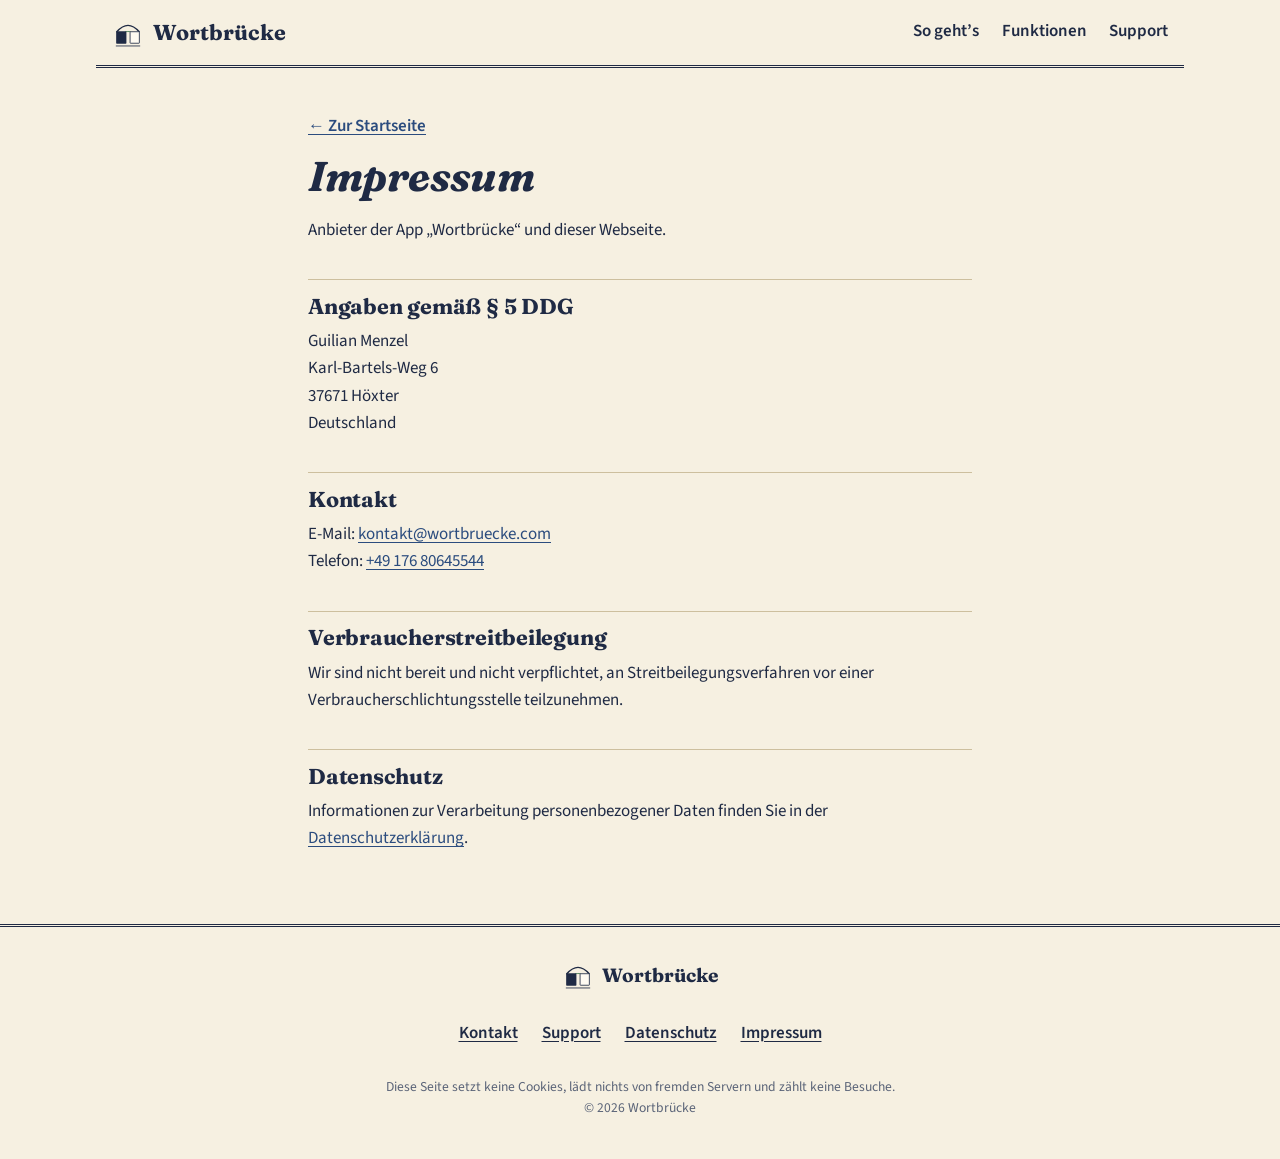
<file: impressum.html>
<!doctype html>
<html lang="de">
<head>
<meta charset="utf-8">
<meta name="viewport" content="width=device-width, initial-scale=1, viewport-fit=cover">
<meta http-equiv="Content-Security-Policy" content="default-src 'self'; img-src 'self' data:; style-src 'self'; script-src 'self'; font-src 'self'; connect-src 'none'; object-src 'none'; base-uri 'none'; form-action 'none'">
<meta name="referrer" content="no-referrer">
<meta name="color-scheme" content="light dark">
<meta name="theme-color" content="#F6F0E1" media="(prefers-color-scheme: light)">
<meta name="theme-color" content="#191B22" media="(prefers-color-scheme: dark)">
<title>Impressum – Wortbrücke</title>
<meta name="description" content="Impressum der iPhone-App Wortbrücke und der Webseite wortbruecke.com.">
<link rel="canonical" href="https://wortbruecke.com/impressum.html">
<link rel="icon" href="/favicon.svg" type="image/svg+xml">
<link rel="apple-touch-icon" href="/bilder/apple-touch-icon.png">
<link rel="preload" href="/fonts/fraunces-latin-700-normal.woff2" as="font" type="font/woff2" crossorigin>
<link rel="preload" href="/fonts/source-sans-3-latin-400-normal.woff2" as="font" type="font/woff2" crossorigin>
<link rel="stylesheet" href="/style.css">
</head>
<body>
<a class="skip" href="#inhalt">Zum Inhalt springen</a>

<header class="kopf">
  <div class="kopf-innen">
    <a class="marke" href="/" aria-label="Wortbrücke – Startseite">
      <svg class="marke-bild" viewBox="0 0 1000 1000" aria-hidden="true" focusable="false"><use href="#symbol-marke"/></svg>
      <span>Wortbrücke</span>
    </a>
    <nav class="hauptnav" aria-label="Hauptnavigation">
      <a href="/#so-gehts">So geht’s</a>
      <a href="/#funktionen">Funktionen</a>
      <a href="/support.html">Support</a>
    </nav>
  </div>
</header>

<main id="inhalt" class="seite">
  <a class="zurueck" href="/">&larr; Zur Startseite</a>

<h1>Impressum</h1>

<p>Anbieter der App „Wortbrücke“ und dieser Webseite.</p>

<h2>Angaben gemäß § 5 DDG</h2>
<p>
  Guilian Menzel<br>
  Karl-Bartels-Weg 6<br>
  37671 Höxter<br>
  Deutschland
</p>

<h2>Kontakt</h2>
<p>
  E-Mail: <a href="mailto:kontakt@wortbruecke.com">kontakt@wortbruecke.com</a><br>
  Telefon: <a href="tel:+4917680645544">+49 176 80645544</a>
</p>

<h2>Verbraucherstreitbeilegung</h2>
<p>Wir sind nicht bereit und nicht verpflichtet, an Streitbeilegungsverfahren vor einer Verbraucherschlichtungsstelle teilzunehmen.</p>

<h2>Datenschutz</h2>
<p>Informationen zur Verarbeitung personenbezogener Daten finden Sie in der <a href="/datenschutz.html">Datenschutzerklärung</a>.</p>
</main>

<footer class="fuss">
  <div class="fuss-innen">
    <div class="fuss-marke">
      <svg class="marke-bild" viewBox="0 0 1000 1000" aria-hidden="true" focusable="false"><use href="#symbol-marke"/></svg>
      <span>Wortbrücke</span>
    </div>
    <nav class="fuss-links" aria-label="Rechtliches und Kontakt">
      <a href="mailto:kontakt@wortbruecke.com">Kontakt</a>
      <a href="/support.html">Support</a>
      <a href="/datenschutz.html">Datenschutz</a>
      <a href="/impressum.html">Impressum</a>
    </nav>
    <p class="fuss-klein">Diese Seite setzt keine Cookies, lädt nichts von fremden Servern und zählt keine Besuche.<br>
    © 2026 Wortbrücke</p>
  </div>
</footer>

<svg class="svg-vorrat" width="0" height="0" aria-hidden="true" focusable="false">
  <symbol id="symbol-marke" viewBox="0 0 1000 1000">
    <path d="M150 462 Q500 60 850 462" fill="none" stroke="currentColor" stroke-width="44" stroke-linecap="round"/>
    <path d="M430 455 L580 455" fill="none" stroke="var(--gruen-linie)" stroke-width="24" stroke-dasharray="34 22" stroke-linecap="round"/>
    <rect x="130" y="445" width="320" height="390" rx="20" fill="currentColor"/>
    <rect x="565" y="460" width="290" height="360" rx="14" fill="var(--flaeche)" stroke="currentColor" stroke-width="26"/>
    <path d="M120 905 H880" stroke="currentColor" stroke-width="26"/>
  </symbol>
</svg>
</body>
</html>
</file>
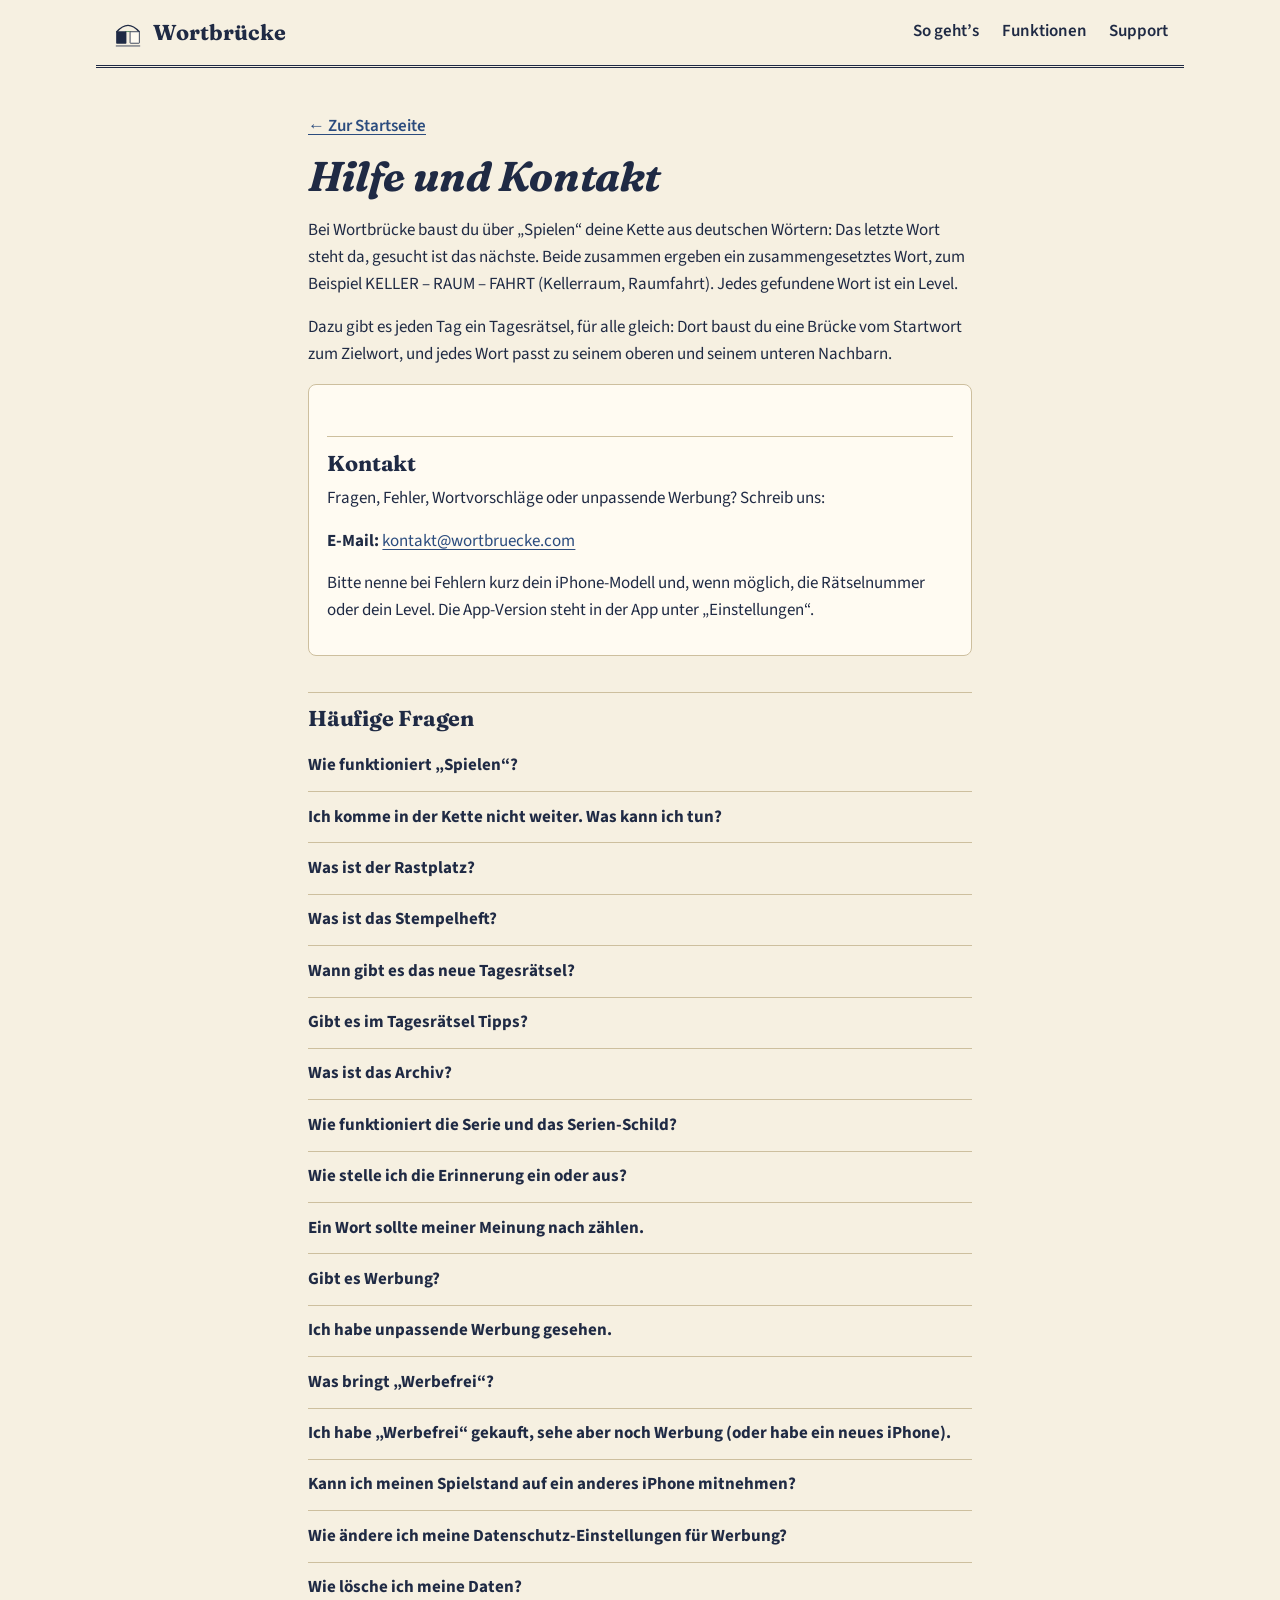
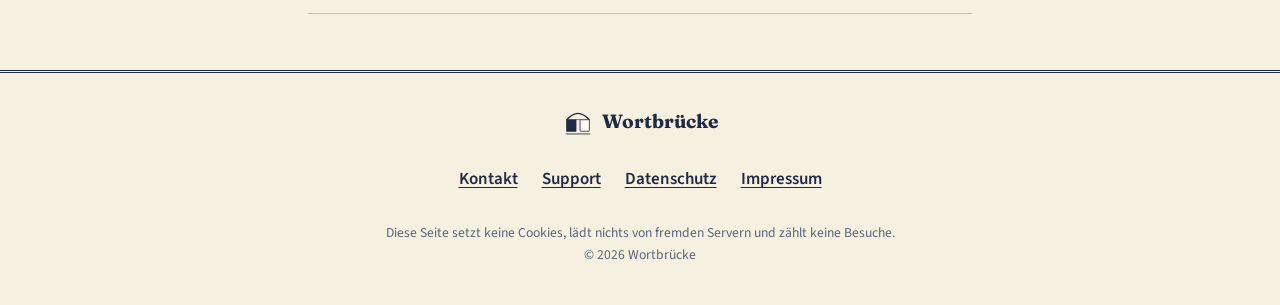
<file: support.html>
<!doctype html>
<html lang="de">
<head>
<meta charset="utf-8">
<meta name="viewport" content="width=device-width, initial-scale=1, viewport-fit=cover">
<meta http-equiv="Content-Security-Policy" content="default-src 'self'; img-src 'self' data:; style-src 'self'; script-src 'self'; font-src 'self'; connect-src 'none'; object-src 'none'; base-uri 'none'; form-action 'none'">
<meta name="referrer" content="no-referrer">
<meta name="color-scheme" content="light dark">
<meta name="theme-color" content="#F6F0E1" media="(prefers-color-scheme: light)">
<meta name="theme-color" content="#191B22" media="(prefers-color-scheme: dark)">
<title>Hilfe und Support – Wortbrücke Wortketten-Spiel</title>
<meta name="description" content="Hilfe zu Wortbrücke: Tipps in deiner Kette, Rastplatz, Tagesrätsel, Serie, Werbung und „Werbefrei“. Mit Antworten auf häufige Fragen und Kontakt.">
<link rel="canonical" href="https://wortbruecke.com/support.html">
<meta property="og:type" content="website">
<meta property="og:site_name" content="Wortbrücke">
<meta property="og:locale" content="de_DE">
<meta property="og:url" content="https://wortbruecke.com/support.html">
<meta property="og:title" content="Hilfe und Support – Wortbrücke">
<meta property="og:description" content="Antworten zu Kette, Tipps, Rastplatz, Tagesrätsel und Werbung in Wortbrücke.">
<meta property="og:image" content="https://wortbruecke.com/bilder/og-bild.png">
<meta property="og:image:width" content="1200">
<meta property="og:image:height" content="630">
<meta property="og:image:alt" content="Wortbrücke: Die Wortkette Haus, Tür, Schloss, Garten auf cremefarbenem Papier">
<meta name="twitter:card" content="summary_large_image">
<link rel="icon" href="/favicon.svg" type="image/svg+xml">
<link rel="apple-touch-icon" href="/bilder/apple-touch-icon.png">
<link rel="preload" href="/fonts/fraunces-latin-700-normal.woff2" as="font" type="font/woff2" crossorigin>
<link rel="preload" href="/fonts/source-sans-3-latin-400-normal.woff2" as="font" type="font/woff2" crossorigin>
<link rel="stylesheet" href="/style.css">
</head>
<body>
<a class="skip" href="#inhalt">Zum Inhalt springen</a>

<header class="kopf">
  <div class="kopf-innen">
    <a class="marke" href="/" aria-label="Wortbrücke – Startseite">
      <svg class="marke-bild" viewBox="0 0 1000 1000" aria-hidden="true" focusable="false"><use href="#symbol-marke"/></svg>
      <span>Wortbrücke</span>
    </a>
    <nav class="hauptnav" aria-label="Hauptnavigation">
      <a href="/#so-gehts">So geht’s</a>
      <a href="/#funktionen">Funktionen</a>
      <a href="/support.html">Support</a>
    </nav>
  </div>
</header>

<main id="inhalt" class="seite">
  <a class="zurueck" href="/">&larr; Zur Startseite</a>

<h1>Hilfe und Kontakt</h1>

<p>Bei Wortbrücke baust du über „Spielen“ deine Kette aus deutschen Wörtern: Das letzte Wort steht da, gesucht ist das nächste. Beide zusammen ergeben ein zusammengesetztes Wort, zum Beispiel KELLER – RAUM – FAHRT (Kellerraum, Raumfahrt). Jedes gefundene Wort ist ein Level.</p>

<p>Dazu gibt es jeden Tag ein Tagesrätsel, für alle gleich: Dort baust du eine Brücke vom Startwort zum Zielwort, und jedes Wort passt zu seinem oberen und seinem unteren Nachbarn.</p>

<div class="card">
  <h2>Kontakt</h2>
  <p>Fragen, Fehler, Wortvorschläge oder unpassende Werbung? Schreib uns:</p>
  <p><strong>E-Mail:</strong> <a href="mailto:kontakt@wortbruecke.com">kontakt@wortbruecke.com</a></p>
  <p class="small">Bitte nenne bei Fehlern kurz dein iPhone-Modell und, wenn möglich, die Rätselnummer oder dein Level. Die App-Version steht in der App unter „Einstellungen“.</p>
</div>

<h2>Häufige Fragen</h2>

<details>
  <summary>Wie funktioniert „Spielen“?</summary>
  <div>
    <p>Über den Knopf „Spielen“ spielst du deine Kette. Es gibt nur diese eine Kette: Sie bleibt bestehen, und du machst immer dort weiter, wo du aufgehört hast. Dein Fortschritt ist dein aktuelles Level. Falsche Versuche kosten nichts, du kannst so oft probieren, wie du magst.</p>
  </div>
</details>

<details>
  <summary>Ich komme in der Kette nicht weiter. Was kann ich tun?</summary>
  <div>
    <p>Ein Tipp deckt einen Buchstaben auf. Pro Wort gibt es höchstens halb so viele Tipps, wie das Wort Buchstaben hat. Den letzten offenen Buchstaben verrät kein Tipp.</p>
    <p>Für einen Tipp siehst du ein kurzes Video. Mit „Werbefrei“ hast du 10 Tipps pro Etappe ohne Video; eine Etappe reicht bis zum nächsten Rastplatz. Falsche Versuche kosten nichts.</p>
  </div>
</details>

<details>
  <summary>Was ist der Rastplatz?</summary>
  <div>
    <p>Alle 20 Level erreichst du einen Rastplatz. Dort bekommst du Tipps geschenkt und kannst deinen Fortschritt teilen.</p>
  </div>
</details>

<details>
  <summary>Was ist das Stempelheft?</summary>
  <div>
    <p>Im Stempelheft sammelst du 10 Stempel für deine Kette, zum Beispiel für Level 20 oder für lange Wörter. Du findest es auf dem Startbildschirm und in der Statistik.</p>
  </div>
</details>

<details>
  <summary>Wann gibt es das neue Tagesrätsel?</summary>
  <div>
    <p>Jeden Tag um Mitternacht (deutsche Zeit) kommt ein neues Tagesrätsel, für alle gleich. Die Woche hat einen Rhythmus: Montag und Dienstag leicht, Mittwoch bis Freitag mittel, Samstag mittel oder schwer, Sonntag die schwere Sonntagsbrücke.</p>
    <p>Ein Rätsel, das du vor Mitternacht begonnen hast, zählt für den Tag, an dem du es begonnen hast. Nach dem Tagesrätsel kannst du dein Ergebnis teilen oder mit „Weiterspielen“ in deiner Kette weitermachen.</p>
  </div>
</details>

<details>
  <summary>Gibt es im Tagesrätsel Tipps?</summary>
  <div>
    <p>Nein. Das Tagesrätsel ist eine reine Challenge: Du hast pro Rätsel 5 Fehlversuche und keine Tipps. Das gilt auch für Rätsel aus dem Archiv.</p>
  </div>
</details>

<details>
  <summary>Was ist das Archiv?</summary>
  <div>
    <p>Im Archiv findest du alle vergangenen Tagesrätsel zum Nachholen oder Üben. Du kannst nach Schwierigkeit filtern oder nur noch nicht gespielte anzeigen. Archiv-Rätsel zählen nicht für die Serie.</p>
  </div>
</details>

<details>
  <summary>Wie funktioniert die Serie und das Serien-Schild?</summary>
  <div>
    <p>Die Serie zählt, an wie vielen Tagen in Folge du das Tagesrätsel gelöst hast. Deine Kette ändert die Serie nicht. Ein Serien-Schild überbrückt einen Tag, an dem du nicht gespielt hast. Du kannst höchstens 2 Schilde haben. Schilde bekommst du für gelöste Tagesrätsel geschenkt.</p>
    <p>Ein Tagesrätsel, das du nach 5 Fehlern nicht gelöst hast, beendet die Serie trotzdem; dafür gilt das Schild nicht.</p>
  </div>
</details>

<details>
  <summary>Wie stelle ich die Erinnerung ein oder aus?</summary>
  <div>
    <p>Nach deinem ersten gelösten Tagesrätsel (oder dem dritten Wort deiner Kette) fragt die App, ob sie dich erinnern soll. Später schaltest du die Erinnerungen in der App unter „Einstellungen“ an oder aus. Eine Uhrzeit musst du nicht wählen: Die App merkt sich, wann du meistens spielst, und erinnert dich kurz davor.</p>
    <p>Die Erinnerungen plant dein iPhone selbst, ohne Server. Deine Spielzeiten bleiben auf dem iPhone.</p>
    <p>Kommen keine Erinnerungen an, prüfe in iOS unter Einstellungen → Mitteilungen → Wortbrücke, ob Mitteilungen erlaubt sind.</p>
  </div>
</details>

<details>
  <summary>Ein Wort sollte meiner Meinung nach zählen.</summary>
  <div>
    <p>Tippe nach dem abgelehnten Wort auf „Wort melden“, in deiner Kette auf „Das Wort sollte zählen“. Dann öffnet sich deine E-Mail-App mit einer vorbereiteten Nachricht an uns. Du kannst sie vor dem Senden ändern. So können wir das Wort prüfen und das Spiel verbessern. Im Tagesrätsel und im Archiv zählt der Fehlversuch trotzdem.</p>
  </div>
</details>

<details>
  <summary>Gibt es Werbung?</summary>
  <div>
    <p>Ja, Wortbrücke ist kostenlos und enthält Werbung. Wer keine Vollbild-Werbung möchte, kauft einmalig „Werbefrei“.</p>
  </div>
</details>

<details>
  <summary>Ich habe unpassende Werbung gesehen.</summary>
  <div>
    <p>Bitte schreib uns an <a href="mailto:kontakt@wortbruecke.com">kontakt@wortbruecke.com</a>, möglichst mit Uhrzeit und einer kurzen Beschreibung oder einem Bildschirmfoto der Anzeige. Wir sperren sie bei Google, wenn möglich.</p>
  </div>
</details>

<details>
  <summary>Was bringt „Werbefrei“?</summary>
  <div>
    <p>„Werbefrei“ ist ein einmaliger Kauf, kein Abo. Danach siehst du keine Vollbild-Werbung mehr. In deiner Kette hast du 10 Tipps pro Etappe ohne Video, und du kannst weitere Papier-Farben wählen. Den Preis zeigt der App Store an.</p>
  </div>
</details>

<details>
  <summary>Ich habe „Werbefrei“ gekauft, sehe aber noch Werbung (oder habe ein neues iPhone).</summary>
  <div>
    <p>Öffne „Einstellungen“ und tippe auf „Käufe wiederherstellen“. Achte darauf, dass du im App Store mit derselben Apple-ID angemeldet bist, mit der du gekauft hast. Für Erstattungen ist Apple zuständig: <a href="https://reportaproblem.apple.com">reportaproblem.apple.com</a>.</p>
  </div>
</details>

<details>
  <summary>Kann ich meinen Spielstand auf ein anderes iPhone mitnehmen?</summary>
  <div>
    <p>Wortbrücke hat kein Konto und synchronisiert nichts über das Internet. Dein Spielstand liegt nur auf deinem iPhone. Beim Umzug über ein iPhone-Backup kann er mitkommen; garantieren können wir das nicht.</p>
  </div>
</details>

<details>
  <summary>Wie ändere ich meine Datenschutz-Einstellungen für Werbung?</summary>
  <div>
    <p>In der App unter „Einstellungen“ → „Datenschutz-Einstellungen“. Die Tracking-Erlaubnis änderst du in iOS unter Einstellungen → Datenschutz &amp; Sicherheit → Tracking. Mehr dazu in der <a href="/datenschutz.html#werbung">Datenschutzerklärung</a>.</p>
  </div>
</details>

<details>
  <summary>Wie lösche ich meine Daten?</summary>
  <div>
    <p>In der App unter „Einstellungen“ → „Alle Daten auf diesem Gerät löschen“, oder du löschst die App. Wir selbst speichern keine Spieldaten über dich.</p>
  </div>
</details>
</main>

<footer class="fuss">
  <div class="fuss-innen">
    <div class="fuss-marke">
      <svg class="marke-bild" viewBox="0 0 1000 1000" aria-hidden="true" focusable="false"><use href="#symbol-marke"/></svg>
      <span>Wortbrücke</span>
    </div>
    <nav class="fuss-links" aria-label="Rechtliches und Kontakt">
      <a href="mailto:kontakt@wortbruecke.com">Kontakt</a>
      <a href="/support.html">Support</a>
      <a href="/datenschutz.html">Datenschutz</a>
      <a href="/impressum.html">Impressum</a>
    </nav>
    <p class="fuss-klein">Diese Seite setzt keine Cookies, lädt nichts von fremden Servern und zählt keine Besuche.<br>
    © 2026 Wortbrücke</p>
  </div>
</footer>

<svg class="svg-vorrat" width="0" height="0" aria-hidden="true" focusable="false">
  <symbol id="symbol-marke" viewBox="0 0 1000 1000">
    <path d="M150 462 Q500 60 850 462" fill="none" stroke="currentColor" stroke-width="44" stroke-linecap="round"/>
    <path d="M430 455 L580 455" fill="none" stroke="var(--gruen-linie)" stroke-width="24" stroke-dasharray="34 22" stroke-linecap="round"/>
    <rect x="130" y="445" width="320" height="390" rx="20" fill="currentColor"/>
    <rect x="565" y="460" width="290" height="360" rx="14" fill="var(--flaeche)" stroke="currentColor" stroke-width="26"/>
    <path d="M120 905 H880" stroke="currentColor" stroke-width="26"/>
  </symbol>
</svg>
</body>
</html>
</file>
<file: style.css>
/* Wortbrücke – Webseite im Stil „Papier & Tinte“ (Farben aus stil/uebersicht.md und app/src/css/style.css).
   Schriften lokal eingebettet (SIL Open Font License 1.1), keine fremden Server. Mobil zuerst. */

@font-face{font-family:'Fraunces';font-style:normal;font-weight:700;font-display:swap;src:url(fonts/fraunces-latin-700-normal.woff2) format('woff2')}
@font-face{font-family:'Fraunces';font-style:italic;font-weight:600;font-display:swap;src:url(fonts/fraunces-latin-600-italic.woff2) format('woff2')}
@font-face{font-family:'Fraunces';font-style:italic;font-weight:700;font-display:swap;src:url(fonts/fraunces-latin-700-italic.woff2) format('woff2')}
@font-face{font-family:'Source Sans 3';font-style:normal;font-weight:400;font-display:swap;src:url(fonts/source-sans-3-latin-400-normal.woff2) format('woff2')}
@font-face{font-family:'Source Sans 3';font-style:normal;font-weight:600;font-display:swap;src:url(fonts/source-sans-3-latin-600-normal.woff2) format('woff2')}
@font-face{font-family:'Source Sans 3';font-style:normal;font-weight:700;font-display:swap;src:url(fonts/source-sans-3-latin-700-normal.woff2) format('woff2')}

:root{
  --f-kopf:'Fraunces',Georgia,'Times New Roman',serif;
  --f-text:'Source Sans 3',-apple-system,BlinkMacSystemFont,'Segoe UI',Roboto,'Helvetica Neue',Arial,sans-serif;
  --papier:#F6F0E1; --flaeche:#FFFBF2; --tinte:#1F2A44; --auf-tinte:#FFFBF2; --neben:#5B6478; --linie:#CDBF9E;
  --akzent:#2B4C7E; --fehler:#A63D2F; --stempel:#A63D2F; --tipp:#F2DC9B;
  --gruen-flaeche:#DCEAD8; --gruen-text:#1D4A2A; --gruen-linie:#2F6B3F;
  --tastatur:#EDE5D0; --schatten:0 18px 40px -18px rgba(31,42,68,.45);
  --breite:68rem; --radius:8px;
  color-scheme:light dark;
}
@media (prefers-color-scheme:dark){
  :root{
    --papier:#191B22; --flaeche:#23262F; --tinte:#ECE5D3; --auf-tinte:#191B22; --neben:#A8A194; --linie:#3D404C;
    --akzent:#8FB0E0; --fehler:#E8897A; --stempel:#E8897A; --tipp:#5A4A1E;
    --gruen-flaeche:#22402B; --gruen-text:#CDE7D2; --gruen-linie:#8FCB9C;
    --tastatur:#14151B; --schatten:0 18px 40px -18px rgba(0,0,0,.8);
  }
}

*,*::before,*::after{box-sizing:border-box}
html{-webkit-text-size-adjust:100%;scroll-behavior:smooth;scroll-padding-top:4.5rem}
body{margin:0;background:var(--papier);color:var(--tinte);font:1.0625rem/1.6 var(--f-text);-webkit-font-smoothing:antialiased;text-rendering:optimizeLegibility}
img,svg{display:block;max-width:100%}
a{color:var(--akzent);text-underline-offset:3px}
a:hover{text-decoration-thickness:2px}
:focus-visible{outline:3px solid var(--akzent);outline-offset:3px;border-radius:4px}
h1,h2,h3{font-family:var(--f-kopf);font-weight:700;line-height:1.15;margin:0;letter-spacing:-.01em}
p{margin:0}
.svg-vorrat{position:absolute;width:0;height:0;overflow:hidden}

.skip{position:absolute;left:1rem;top:-4rem;z-index:20;background:var(--tinte);color:var(--auf-tinte);padding:.6rem 1rem;border-radius:var(--radius);font-weight:700}
.skip:focus{top:1rem}

/* ---------- Kopfzeile (Zeitungskopf mit Doppellinie) ---------- */
.kopf{position:sticky;top:0;z-index:10;background:var(--papier);padding-top:env(safe-area-inset-top)}
.kopf-innen{max-width:var(--breite);margin:0 auto;padding:.55rem max(1rem,env(safe-area-inset-right)) .5rem max(1rem,env(safe-area-inset-left));display:flex;align-items:center;justify-content:space-between;gap:1rem;border-bottom:3px double var(--tinte)}
.marke{display:flex;align-items:center;gap:.55rem;color:var(--tinte);text-decoration:none;font-family:var(--f-kopf);font-weight:700;font-size:1.35rem;min-height:44px}
.marke-bild{width:2rem;height:2rem;color:var(--tinte);flex:none}
.hauptnav{display:none;gap:1.4rem}
.hauptnav a{color:var(--tinte);text-decoration:none;font-weight:600;padding:.6rem 0;border-bottom:2px solid transparent}
.hauptnav a:hover{border-bottom-color:var(--tinte)}
@media (min-width:44rem){.hauptnav{display:flex}}

main{display:block}

/* ---------- Hero ---------- */
.hero{max-width:var(--breite);margin:0 auto;padding:2.25rem 1.25rem 3rem;display:grid;gap:2.5rem;align-items:center}
.dachzeile{font-size:.82rem;font-weight:700;letter-spacing:.14em;text-transform:uppercase;color:var(--neben)}
.hero h1{font-size:clamp(3rem,13vw,5.25rem);font-style:italic;margin:.35rem 0 .9rem;line-height:1}
.lead{font-size:1.2rem;max-width:32rem;color:var(--tinte)}
.laden{margin-top:1.75rem}
.laden-hinweis{margin-top:.75rem;color:var(--neben);font-size:.95rem}

.appstore{display:inline-flex;align-items:center;gap:.7rem;min-height:3.5rem;padding:.55rem 1.4rem .55rem 1.1rem;background:var(--tinte);color:var(--auf-tinte);border:1.5px solid var(--tinte);border-radius:var(--radius);text-decoration:none;box-shadow:0 2px 0 rgba(0,0,0,.15);transition:transform .15s ease}
.appstore:hover{transform:translateY(-1px)}
.appstore:active{transform:translateY(1px)}
.appstore svg{width:1.6rem;height:1.6rem;flex:none}
.appstore-text{display:flex;flex-direction:column;line-height:1.1;text-align:left}
.appstore-text small{font-size:.8rem;font-weight:600;opacity:.9}
.appstore-text strong{font-family:var(--f-kopf);font-size:1.3rem}
.appstore.bald{cursor:default}
.badge{display:inline-block;line-height:0;border-radius:.6rem;transition:transform 160ms ease-out}
.badge img{height:3.25rem;width:auto}
.badge:hover{transform:translateY(-1px)}
.badge:active{transform:scale(.97)}
.badge:focus-visible{outline:3px solid var(--tinte);outline-offset:3px}
.appstore.bald:hover{transform:none}

.hero-bild{position:relative;justify-self:center;width:min(17rem,72vw)}
.stempel{position:absolute;right:-1.6rem;top:-1.2rem;font-family:var(--f-kopf);font-weight:700;font-size:1.15rem;letter-spacing:.18em;text-transform:uppercase;color:var(--stempel);border:3px solid var(--stempel);border-radius:8px;padding:.3rem .8rem .2rem;transform:rotate(-8deg);background:var(--papier);opacity:.95}

/* Telefonrahmen für Screenshots, mit Ersatz falls das Bild fehlt */
.telefon{position:relative;margin:0;border:2px solid var(--tinte);border-radius:2.2rem;padding:.55rem;background:var(--flaeche);box-shadow:var(--schatten)}
.telefon img{width:100%;height:auto;aspect-ratio:660/1434;border-radius:1.7rem;background:#F6F0E1;object-fit:cover}
.bild-ersatz{display:none}
.telefon.fehlt img{display:none}
.telefon.fehlt .bild-ersatz{display:grid;place-items:center;aspect-ratio:660/1434;border-radius:1.7rem;border:2px dashed var(--linie);color:var(--neben);font-family:var(--f-kopf);font-style:italic;font-size:1.2rem;background:repeating-linear-gradient(-45deg,transparent 0 12px,rgba(205,191,158,.18) 12px 24px)}

@media (min-width:52rem){
  .hero{grid-template-columns:1.15fr .85fr;padding:4rem 1.5rem 4.5rem}
  .hero-bild{width:19.5rem}
}

/* ---------- Abschnitte ---------- */
.abschnitt{max-width:var(--breite);margin:0 auto;padding:3.25rem 1.25rem;border-top:1px solid var(--linie)}
.abschnitt-kopf{max-width:40rem;margin-bottom:2rem}
.abschnitt-kopf h2{font-size:clamp(1.75rem,6vw,2.4rem);margin:.35rem 0 .75rem}
.abschnitt-kopf p:not(.dachzeile){color:var(--tinte);font-size:1.1rem}
em{font-family:var(--f-kopf);font-style:italic;font-weight:600}

/* So geht's – drei Schritte */
.schritte{list-style:none;margin:0 0 2.5rem;padding:0;display:grid;gap:1.25rem}
.schritte li{display:grid;grid-template-columns:auto 1fr;column-gap:1rem;align-items:start}
.schritte .nr{grid-row:span 2;width:2.6rem;height:2.6rem;display:grid;place-items:center;border:1.5px solid var(--tinte);border-radius:3px;font-family:var(--f-kopf);font-weight:700;font-size:1.3rem}
.schritte li:first-child .nr{background:var(--tinte);color:var(--auf-tinte)}
.schritte h3{font-size:1.2rem;margin:.1rem 0 .2rem}
.schritte p{color:var(--neben)}
@media (min-width:44rem){.schritte{grid-template-columns:repeat(3,1fr);gap:2rem}}

/* Mini-Rätsel */
.probe{background:var(--flaeche);border:1px solid var(--linie);border-radius:var(--radius);padding:1.5rem 1rem 1.25rem;max-width:34rem;margin:0 auto;box-shadow:var(--schatten)}
.probe-kopf{text-align:center;border-bottom:3px double var(--tinte);padding-bottom:.8rem;margin-bottom:1.25rem}
.probe-kopf h3{font-size:1.5rem;font-style:italic}
.probe-sub{color:var(--neben);font-size:.95rem;margin-top:.15rem}
.kette{margin:0}
.reihe{position:relative;display:flex;justify-content:center;align-items:center}
.kacheln{display:flex;gap:.3rem}
.kette{--kw:clamp(1.9rem,8.6vw,2.4rem)}
.k{width:var(--kw);height:calc(var(--kw)*1.23);display:grid;place-items:center;font-family:var(--f-kopf);font-weight:700;font-size:calc(var(--kw)*.6);border:1.5px solid var(--tinte);border-radius:3px;background:var(--flaeche);color:var(--tinte);text-transform:uppercase;padding:0;text-align:center;margin:0;-webkit-appearance:none;appearance:none}
.fest .k{background:var(--tinte);color:var(--auf-tinte)}
input.k{border-style:dashed;border-color:var(--neben);caret-color:var(--akzent);outline:none}
input.k.voll{border-style:solid;border-color:var(--tinte)}
input.k:focus{border:2.5px solid var(--akzent);box-shadow:0 0 0 2px var(--flaeche),0 0 0 4px var(--akzent)}
input.k.tipp{background:var(--tipp)}
.k.gegeben{border-style:solid}
.geloest .k,.geloest input.k{background:var(--gruen-flaeche);color:var(--gruen-text);border:1.5px solid var(--gruen-linie);box-shadow:none}
.wackeln .kacheln{animation:wackeln .3s ease}
@keyframes wackeln{20%{transform:translateX(-6px)}40%{transform:translateX(6px)}60%{transform:translateX(-4px)}80%{transform:translateX(4px)}}
.etikett,.anzahl{position:absolute;top:50%;transform:translateY(-50%);font-size:.72rem;font-weight:700;letter-spacing:.1em;text-transform:uppercase;color:var(--neben)}
.etikett{left:0}.anzahl{right:0;font-size:.85rem}
.verbindung{position:relative;height:1.9rem;display:flex;align-items:center;justify-content:center}
.verbindung::before{content:"";position:absolute;left:50%;top:0;bottom:0;border-left:2px dashed var(--linie)}
.verbindung span{position:relative;background:var(--flaeche);padding:0 .6rem;font-family:var(--f-kopf);font-style:italic;font-weight:600;font-size:.9rem;color:var(--neben)}
.verbindung.fertig::before{border-left:2px solid var(--gruen-linie)}
.verbindung.fertig span{color:var(--gruen-linie);font-weight:700}
.probe-knoepfe{display:flex;gap:.6rem;margin-top:1.4rem}
.knopf{font:700 1.05rem var(--f-text);min-height:3.1rem;border-radius:var(--radius);cursor:pointer;display:flex;align-items:center;justify-content:center;gap:.45rem;padding:0 1rem}
.knopf svg{width:1.3rem;height:1.3rem}
.knopf.haupt{flex:1.7;background:var(--tinte);color:var(--auf-tinte);border:1.5px solid var(--tinte)}
.knopf.neben{flex:1;background:transparent;color:var(--tinte);border:1.5px solid var(--tinte)}
.knopf[disabled]{opacity:.5;cursor:default}
.meldung{min-height:1.6em;margin-top:.8rem;text-align:center;font-weight:600}
.meldung.gut{color:var(--gruen-linie)}
.meldung.schlecht{color:var(--fehler)}
.aufloesung{margin-top:.6rem;border-top:1px dashed var(--linie);padding-top:.6rem}
.aufloesung summary{cursor:pointer;color:var(--akzent);font-weight:600;min-height:44px;display:flex;align-items:center}
.aufloesung p{color:var(--neben);margin-top:.3rem}
.fuge{color:var(--gruen-linie);font-weight:700}
@media (max-width:23rem){.etikett{display:none}}

/* Funktionen */
.funktionen{list-style:none;margin:0;padding:0;display:grid;gap:1rem}
.funktion{background:var(--flaeche);border:1px solid var(--linie);border-radius:var(--radius);padding:1.35rem 1.25rem 1.4rem}
.funktion>svg{width:2.4rem;height:2.4rem;padding:.45rem;border:1.5px solid var(--tinte);border-radius:3px;fill:none;stroke:currentColor;stroke-width:1.8;stroke-linecap:round;stroke-linejoin:round;margin-bottom:.9rem}
.funktion h3{font-size:1.25rem;margin-bottom:.35rem}
.funktion p{color:var(--neben)}
.woche{list-style:none;margin:1.1rem 0 0;padding:0;display:grid;grid-template-columns:repeat(7,1fr);gap:.3rem}
.woche li{display:flex;flex-direction:column;align-items:center;gap:.35rem;font-size:.72rem;color:var(--neben);text-align:center;line-height:1.2}
.woche b{width:100%;max-width:2.8rem;height:2.6rem;display:grid;place-items:center;border:1.5px solid var(--tinte);border-radius:3px;font-family:var(--f-kopf);font-size:1rem;color:var(--tinte);position:relative;overflow:hidden}
.woche b::after{content:"";position:absolute;left:0;right:0;bottom:0;background:var(--tinte);opacity:.16}
.woche .l1 b::after{height:25%}.woche .l2 b::after{height:50%}.woche .l3 b::after{height:72%}
.woche .l4 b{background:var(--tinte);color:var(--auf-tinte)}
.woche span{min-height:2.4em}
@media (min-width:44rem){
  .funktionen{grid-template-columns:repeat(2,1fr)}
  .funktion.breit{grid-column:1/-1;display:grid;grid-template-columns:auto 1fr;column-gap:1.25rem}
  .funktion.breit>svg{grid-row:span 3}
  .funktion.breit .woche{max-width:30rem}
  .woche li{font-size:.8rem}
}
@media (min-width:62rem){
  .funktionen{grid-template-columns:repeat(3,1fr)}
  .funktion.breit{grid-column:1/-1}
}
.vertrauen{display:grid;gap:.9rem;margin-top:2rem;padding:1.4rem 1.25rem;border:1.5px dashed var(--linie);border-radius:var(--radius)}
.vertrauen strong{font-family:var(--f-kopf);font-style:italic}
@media (min-width:52rem){.vertrauen{grid-template-columns:repeat(3,1fr);gap:1.5rem}}

/* Galerie */
.galerie{display:flex;gap:1.25rem;overflow-x:auto;scroll-snap-type:x mandatory;padding:.5rem .25rem 1.5rem;margin:0 -1.25rem;padding-left:1.25rem;padding-right:1.25rem;-webkit-overflow-scrolling:touch}
.telefon.klein{flex:0 0 min(15rem,68vw);scroll-snap-align:center;border-radius:2rem;padding:.45rem}
.telefon.klein img,.telefon.klein .bild-ersatz{border-radius:1.6rem}
.telefon figcaption{text-align:center;font-family:var(--f-kopf);font-style:italic;font-weight:600;font-size:1.05rem;padding:.8rem .25rem .45rem}
@media (min-width:52rem){.galerie{display:grid;grid-template-columns:repeat(3,1fr);gap:2.25rem;overflow:visible;margin:0;padding:.5rem 2rem 0}.telefon.klein{flex:none}}

/* FAQ */
.faq{max-width:46rem;border-top:3px double var(--tinte)}
.faq details{border-bottom:1px solid var(--linie)}
.faq summary{cursor:pointer;list-style:none;display:flex;justify-content:space-between;align-items:center;gap:1rem;padding:1rem 0;min-height:3.25rem;font-family:var(--f-kopf);font-weight:700;font-size:1.15rem}
.faq summary::-webkit-details-marker{display:none}
.faq summary::after{content:"";flex:none;width:.7rem;height:.7rem;border-right:2px solid var(--tinte);border-bottom:2px solid var(--tinte);transform:rotate(45deg) translate(-2px,-2px);transition:transform .2s ease}
.faq details[open] summary::after{transform:rotate(-135deg) translate(-2px,-2px)}
.faq details p{padding:0 0 1.15rem;color:var(--neben);max-width:40rem}

/* Abschluss */
.schluss{background:var(--tinte);color:var(--auf-tinte);text-align:center;padding:3.25rem 1.25rem;display:flex;flex-direction:column;align-items:center;gap:1.4rem}
.schluss h2{font-size:clamp(1.7rem,6vw,2.3rem);font-style:italic}
.appstore.hell{background:var(--auf-tinte);color:var(--tinte);border-color:var(--auf-tinte)}

/* Fußzeile */
.fuss{border-top:3px double var(--tinte);margin-top:0}
.schluss+.fuss{border-top:0}
.fuss-innen{max-width:var(--breite);margin:0 auto;padding:2rem max(1.25rem,env(safe-area-inset-right)) max(2.5rem,env(safe-area-inset-bottom)) max(1.25rem,env(safe-area-inset-left));display:grid;gap:1.25rem;justify-items:center;text-align:center}
.fuss-marke{display:flex;align-items:center;gap:.5rem;font-family:var(--f-kopf);font-weight:700;font-size:1.2rem}
.fuss-links{display:flex;flex-wrap:wrap;justify-content:center;gap:.25rem 1.5rem}
.fuss-links a{color:var(--tinte);font-weight:600;padding:.55rem 0;min-height:44px;display:inline-flex;align-items:center}
.fuss-klein{color:var(--neben);font-size:.85rem;max-width:40rem}

/* ---------- Unterseiten (seiten-vorlage.html) ---------- */
.seite{max-width:44rem;margin:0 auto;padding:2.25rem 1.25rem 3.5rem}
.seite h1{font-size:clamp(2rem,8vw,2.6rem);font-style:italic;margin:.3rem 0 1rem}
.seite h2{font-size:1.35rem;margin:2.2rem 0 .55rem;padding-top:.9rem;border-top:1px solid var(--linie)}
.seite h3{font-size:1.1rem;margin:1.4rem 0 .35rem}
.seite p,.seite ul,.seite ol{margin:.55rem 0 .95rem}
.seite ul,.seite ol{padding-left:1.3rem}
.seite li{margin:.25rem 0}
.seite a{overflow-wrap:anywhere}
.seite code{font-size:.92em;background:var(--flaeche);border:1px solid var(--linie);border-radius:3px;padding:0 .25em}
.seite table{width:100%;border-collapse:collapse;margin:1rem 0;font-size:.95rem}
.seite th,.seite td{text-align:left;vertical-align:top;padding:.5rem .6rem;border-bottom:1px solid var(--linie)}
.seite details{border-bottom:1px solid var(--linie);padding:.2rem 0}
.seite summary{cursor:pointer;font-weight:700;min-height:44px;display:flex;align-items:center}
.seite .card{background:var(--flaeche);border:1px solid var(--linie);border-radius:var(--radius);padding:1rem 1.15rem;margin:1rem 0}
.seite .toc ol{columns:2;column-gap:1.5rem;margin:.25rem 0}
@media (max-width:30rem){.seite .toc ol{columns:1}}
.seite .legal,.seite small{color:var(--neben)}
.seite .ph{background:var(--tipp);outline:2px dashed var(--fehler);outline-offset:1px;padding:0 .2em;font-weight:700}
.seite .entwurf{border:3px solid var(--fehler);background:var(--flaeche);padding:.8rem 1rem;margin:0 0 1rem}
.seite .entwurf strong{color:var(--fehler)}
.zurueck{display:inline-flex;align-items:center;gap:.35rem;font-weight:600;min-height:44px}

@media (prefers-reduced-motion:reduce){
  html{scroll-behavior:auto}
  *,*::before,*::after{animation:none!important;transition:none!important}
}
@media print{
  .kopf{position:static}.hauptnav,.skip,.galerie,.probe,.schluss{display:none}
}

.seite h2.ohne-linie{border:0;margin-top:0;padding-top:0}
</file>
